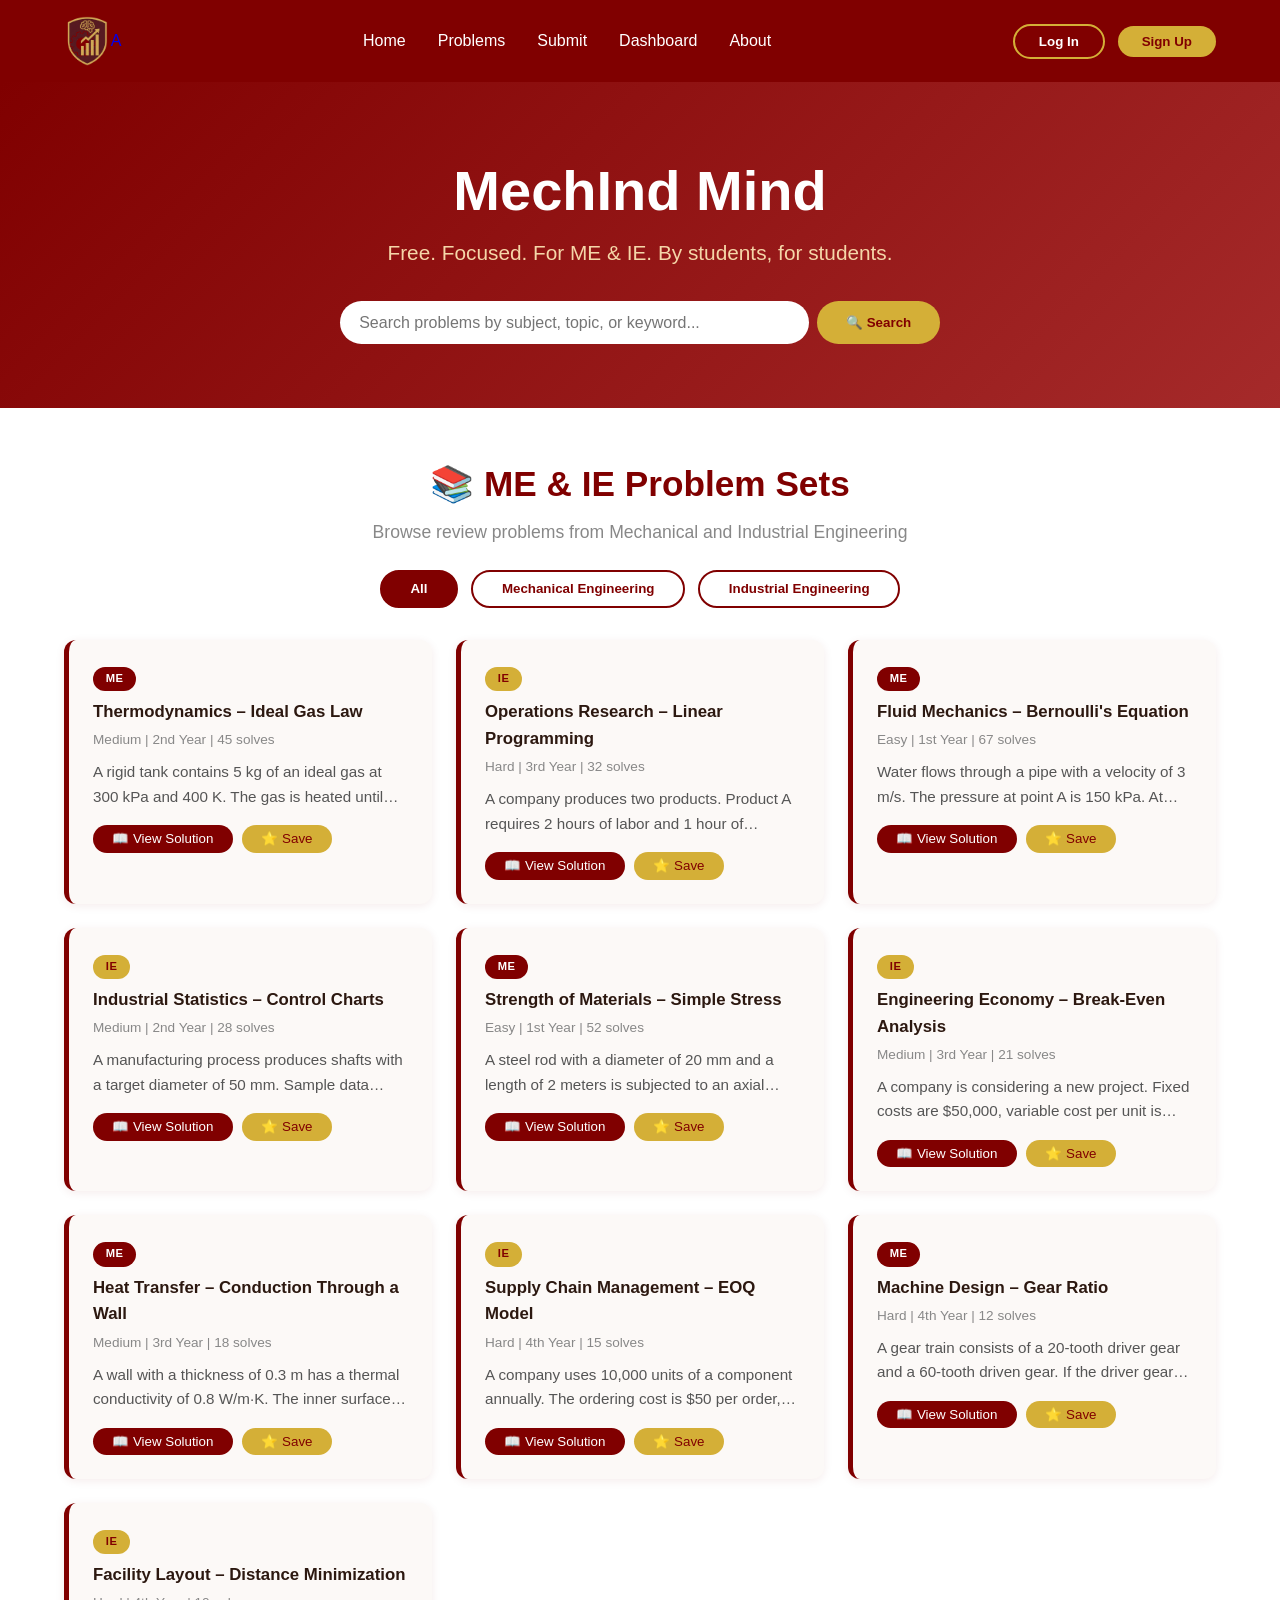
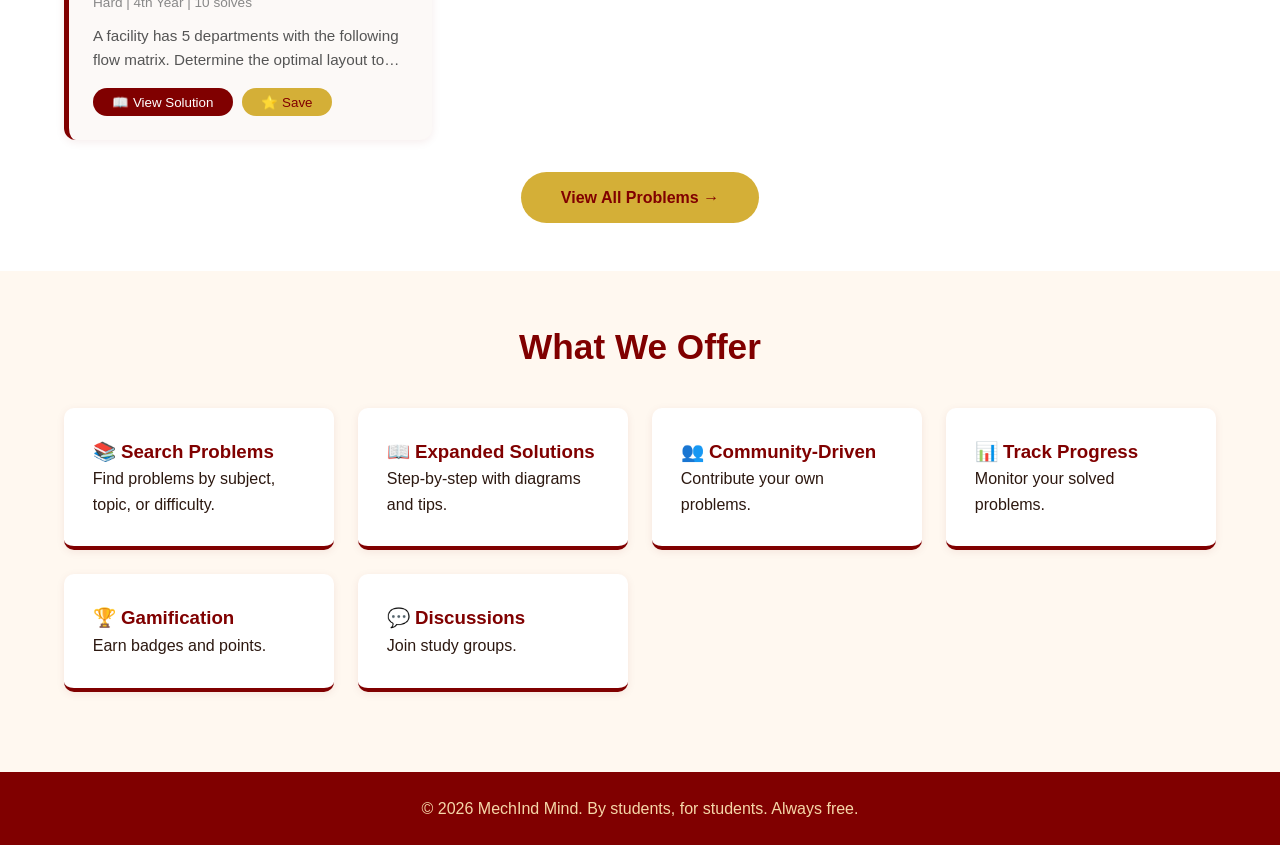
<file: index.html>
<!DOCTYPE html>
<html lang="en">
<head>
    <meta charset="UTF-8">
    <meta name="viewport" content="width=device-width, initial-scale=1.0">
    <title>MechInd Mind</title>
    <link rel="stylesheet" href="style.css">
</head>
<body>

    <!-- Navigation -->
    <nav>
        <!-- YOUR LOGO GOES HERE -->
        <a href="index.html" class="logo-link">
            <!-- 👇 CHANGE 'your-logo.png' TO YOUR ACTUAL FILE NAME 👇 -->
            <img src="assets/logo.png" alt="MechMind Logo" class="nav-logo">A
        </a>
        
        <ul>
            <li><a href="index.html">Home</a></li>
            <li><a href="problems.html">Problems</a></li>
            <li><a href="submit.html">Submit</a></li>
            <li><a href="dashboard.html">Dashboard</a></li>
            <li><a href="about.html">About</a></li>
        </ul>
        <div class="auth-buttons">
            <button class="btn-secondary" id="loginBtn">Log In</button>
            <button class="btn-primary" id="signupBtn">Sign Up</button>
        </div>
    </nav>

    <!-- Hero Section -->
    <header class="hero">
        <h1>MechInd Mind</h1>
        <p class="tagline">Free. Focused. For ME & IE. By students, for students.</p>
        <div class="search-bar">
            <input type="text" placeholder="Search problems by subject, topic, or keyword..." id="searchInput">
            <button onclick="searchProblems()">🔍 Search</button>
        </div>
    </header>

    <!-- ============================================ -->
    <!-- PROBLEM SETS SECTION (NEW)                   -->
    <!-- ============================================ -->
    <section class="home-problems">
        <h2>📚 ME & IE Problem Sets</h2>
        <p class="section-subtitle">Browse review problems from Mechanical and Industrial Engineering</p>

        <div class="problem-tabs">
            <button class="tab-btn active" onclick="filterHomeProblems('all', event)">All</button>
            <button class="tab-btn" onclick="filterHomeProblems('me', event)">Mechanical Engineering</button>
            <button class="tab-btn" onclick="filterHomeProblems('ie', event)">Industrial Engineering</button>
        </div>

        <div class="home-problem-grid" id="homeProblemGrid">

            <!-- ME Problem 1 -->
            <div class="home-problem-card" data-subject="me">
                <span class="subject-tag me">ME</span>
                <h3>Thermodynamics – Ideal Gas Law</h3>
                <p class="problem-meta">Medium | 2nd Year | 45 solves</p>
                <p class="problem-preview">A rigid tank contains 5 kg of an ideal gas at 300 kPa and 400 K. The gas is heated until the temperature reaches 600 K. Determine the final pressure.</p>
                <div class="home-problem-actions">
                    <button onclick="viewProblem(1)">📖 View Solution</button>
                    <button onclick="saveProblem(1)">⭐ Save</button>
                </div>
            </div>

            <!-- IE Problem 1 -->
            <div class="home-problem-card" data-subject="ie">
                <span class="subject-tag ie">IE</span>
                <h3>Operations Research – Linear Programming</h3>
                <p class="problem-meta">Hard | 3rd Year | 32 solves</p>
                <p class="problem-preview">A company produces two products. Product A requires 2 hours of labor and 1 hour of machine time. Product B requires 1 hour of labor and 3 hours of machine time. The company has 100 labor hours and 80 machine hours available daily. Profit per unit of A is $40 and B is $30. How many units of each should be produced to maximize profit?</p>
                <div class="home-problem-actions">
                    <button onclick="viewProblem(2)">📖 View Solution</button>
                    <button onclick="saveProblem(2)">⭐ Save</button>
                </div>
            </div>

            <!-- ME Problem 2 -->
            <div class="home-problem-card" data-subject="me">
                <span class="subject-tag me">ME</span>
                <h3>Fluid Mechanics – Bernoulli's Equation</h3>
                <p class="problem-meta">Easy | 1st Year | 67 solves</p>
                <p class="problem-preview">Water flows through a pipe with a velocity of 3 m/s. The pressure at point A is 150 kPa. At point B, the pipe narrows to half the diameter. Determine the velocity and pressure at point B. Assume no losses.</p>
                <div class="home-problem-actions">
                    <button onclick="viewProblem(3)">📖 View Solution</button>
                    <button onclick="saveProblem(3)">⭐ Save</button>
                </div>
            </div>

            <!-- IE Problem 2 -->
            <div class="home-problem-card" data-subject="ie">
                <span class="subject-tag ie">IE</span>
                <h3>Industrial Statistics – Control Charts</h3>
                <p class="problem-meta">Medium | 2nd Year | 28 solves</p>
                <p class="problem-preview">A manufacturing process produces shafts with a target diameter of 50 mm. Sample data shows a mean of 50.2 mm and a standard deviation of 0.5 mm. Construct an X-bar control chart with 3-sigma limits. Determine if the process is in control.</p>
                <div class="home-problem-actions">
                    <button onclick="viewProblem(4)">📖 View Solution</button>
                    <button onclick="saveProblem(4)">⭐ Save</button>
                </div>
            </div>

            <!-- ME Problem 3 -->
            <div class="home-problem-card" data-subject="me">
                <span class="subject-tag me">ME</span>
                <h3>Strength of Materials – Simple Stress</h3>
                <p class="problem-meta">Easy | 1st Year | 52 solves</p>
                <p class="problem-preview">A steel rod with a diameter of 20 mm and a length of 2 meters is subjected to an axial tensile load of 50 kN. Determine the stress in the rod.</p>
                <div class="home-problem-actions">
                    <button onclick="viewProblem(5)">📖 View Solution</button>
                    <button onclick="saveProblem(5)">⭐ Save</button>
                </div>
            </div>

            <!-- IE Problem 3 -->
            <div class="home-problem-card" data-subject="ie">
                <span class="subject-tag ie">IE</span>
                <h3>Engineering Economy – Break-Even Analysis</h3>
                <p class="problem-meta">Medium | 3rd Year | 21 solves</p>
                <p class="problem-preview">A company is considering a new project. Fixed costs are $50,000, variable cost per unit is $10, and selling price per unit is $25. How many units must be sold to break even?</p>
                <div class="home-problem-actions">
                    <button onclick="viewProblem(6)">📖 View Solution</button>
                    <button onclick="saveProblem(6)">⭐ Save</button>
                </div>
            </div>

            <!-- ME Problem 4 (NEW) -->
            <div class="home-problem-card" data-subject="me">
                <span class="subject-tag me">ME</span>
                <h3>Heat Transfer – Conduction Through a Wall</h3>
                <p class="problem-meta">Medium | 3rd Year | 18 solves</p>
                <p class="problem-preview">A wall with a thickness of 0.3 m has a thermal conductivity of 0.8 W/m·K. The inner surface is at 25°C and the outer surface is at 5°C. Determine the heat flux through the wall.</p>
                <div class="home-problem-actions">
                    <button onclick="viewProblem(7)">📖 View Solution</button>
                    <button onclick="saveProblem(7)">⭐ Save</button>
                </div>
            </div>

            <!-- IE Problem 4 (NEW) -->
            <div class="home-problem-card" data-subject="ie">
                <span class="subject-tag ie">IE</span>
                <h3>Supply Chain Management – EOQ Model</h3>
                <p class="problem-meta">Hard | 4th Year | 15 solves</p>
                <p class="problem-preview">A company uses 10,000 units of a component annually. The ordering cost is $50 per order, and the holding cost is $2 per unit per year. Determine the Economic Order Quantity (EOQ) and the total inventory cost.</p>
                <div class="home-problem-actions">
                    <button onclick="viewProblem(8)">📖 View Solution</button>
                    <button onclick="saveProblem(8)">⭐ Save</button>
                </div>
            </div>

            <!-- ME Problem 5 (NEW) -->
            <div class="home-problem-card" data-subject="me">
                <span class="subject-tag me">ME</span>
                <h3>Machine Design – Gear Ratio</h3>
                <p class="problem-meta">Hard | 4th Year | 12 solves</p>
                <p class="problem-preview">A gear train consists of a 20-tooth driver gear and a 60-tooth driven gear. If the driver gear rotates at 300 RPM, determine the output speed and gear ratio.</p>
                <div class="home-problem-actions">
                    <button onclick="viewProblem(9)">📖 View Solution</button>
                    <button onclick="saveProblem(9)">⭐ Save</button>
                </div>
            </div>

            <!-- IE Problem 5 (NEW) -->
            <div class="home-problem-card" data-subject="ie">
                <span class="subject-tag ie">IE</span>
                <h3>Facility Layout – Distance Minimization</h3>
                <p class="problem-meta">Hard | 4th Year | 10 solves</p>
                <p class="problem-preview">A facility has 5 departments with the following flow matrix. Determine the optimal layout to minimize total distance traveled.</p>
                <div class="home-problem-actions">
                    <button onclick="viewProblem(10)">📖 View Solution</button>
                    <button onclick="saveProblem(10)">⭐ Save</button>
                </div>
            </div>

        </div>

        <div class="view-all-link">
            <a href="problems.html" class="btn-primary">View All Problems →</a>
        </div>
    </section>

    <!-- Features -->
    <section class="features">
        <h2>What We Offer</h2>
        <div class="feature-grid">
            <div class="feature-card"><h3>📚 Search Problems</h3><p>Find problems by subject, topic, or difficulty.</p></div>
            <div class="feature-card"><h3>📖 Expanded Solutions</h3><p>Step-by-step with diagrams and tips.</p></div>
            <div class="feature-card"><h3>👥 Community-Driven</h3><p>Contribute your own problems.</p></div>
            <div class="feature-card"><h3>📊 Track Progress</h3><p>Monitor your solved problems.</p></div>
            <div class="feature-card"><h3>🏆 Gamification</h3><p>Earn badges and points.</p></div>
            <div class="feature-card"><h3>💬 Discussions</h3><p>Join study groups.</p></div>
        </div>
    </section>

    <footer>
        <p>&copy; 2026 MechInd Mind. By students, for students. Always free.</p>
    </footer>

    <!-- ===== LOGIN MODAL ===== -->
    <div id="loginModal" class="modal">
        <div class="modal-content">
            <span class="close-btn" id="closeLogin">&times;</span>
            <h2>Welcome Back</h2>
            <p class="modal-subtitle">Log in to your MechInd Mind account</p>
            <form id="loginForm" onsubmit="loginUser(event)">
                <div class="input-group">
                    <label>Email Address</label>
                    <input type="email" placeholder="your@email.com" required>
                </div>
                <div class="input-group">
                    <label>Password</label>
                    <input type="password" placeholder="Enter your password" required>
                </div>
                <div class="form-options">
                    <label><input type="checkbox"> Remember me</label>
                    <a href="#">Forgot password?</a>
                </div>
                <button type="submit" class="btn-primary full-width">Log In</button>
            </form>
            <p class="modal-footer-text">Don't have an account? <a href="#" id="switchToSignup">Sign Up</a></p>
        </div>
    </div>

    <!-- ===== SIGNUP MODAL ===== -->
    <div id="signupModal" class="modal">
        <div class="modal-content">
            <span class="close-btn" id="closeSignup">&times;</span>
            <h2>Create Your Account</h2>
            <p class="modal-subtitle">Join the ME & IE learning community</p>
            <form id="signupForm" onsubmit="signupUser(event)">
                <div class="input-group">
                    <label>Full Name</label>
                    <input type="text" placeholder="Juan Dela Cruz" required>
                </div>
                <div class="input-group">
                    <label>Email Address</label>
                    <input type="email" placeholder="your@email.com" required>
                </div>
                <div class="input-group">
                    <label>Password</label>
                    <input type="password" placeholder="Create a strong password" required>
                </div>
                <div class="input-group">
                    <label>Confirm Password</label>
                    <input type="password" placeholder="Confirm your password" required>
                </div>
                <div class="form-options">
                    <label><input type="checkbox" required> I agree to the Terms & Conditions</label>
                </div>
                <button type="submit" class="btn-primary full-width">Create Account</button>
            </form>
            <p class="modal-footer-text">Already have an account? <a href="#" id="switchToLogin">Log In</a></p>
        </div>
    </div>

    <script src="script.js"></script>
</body>
</html>
</file>
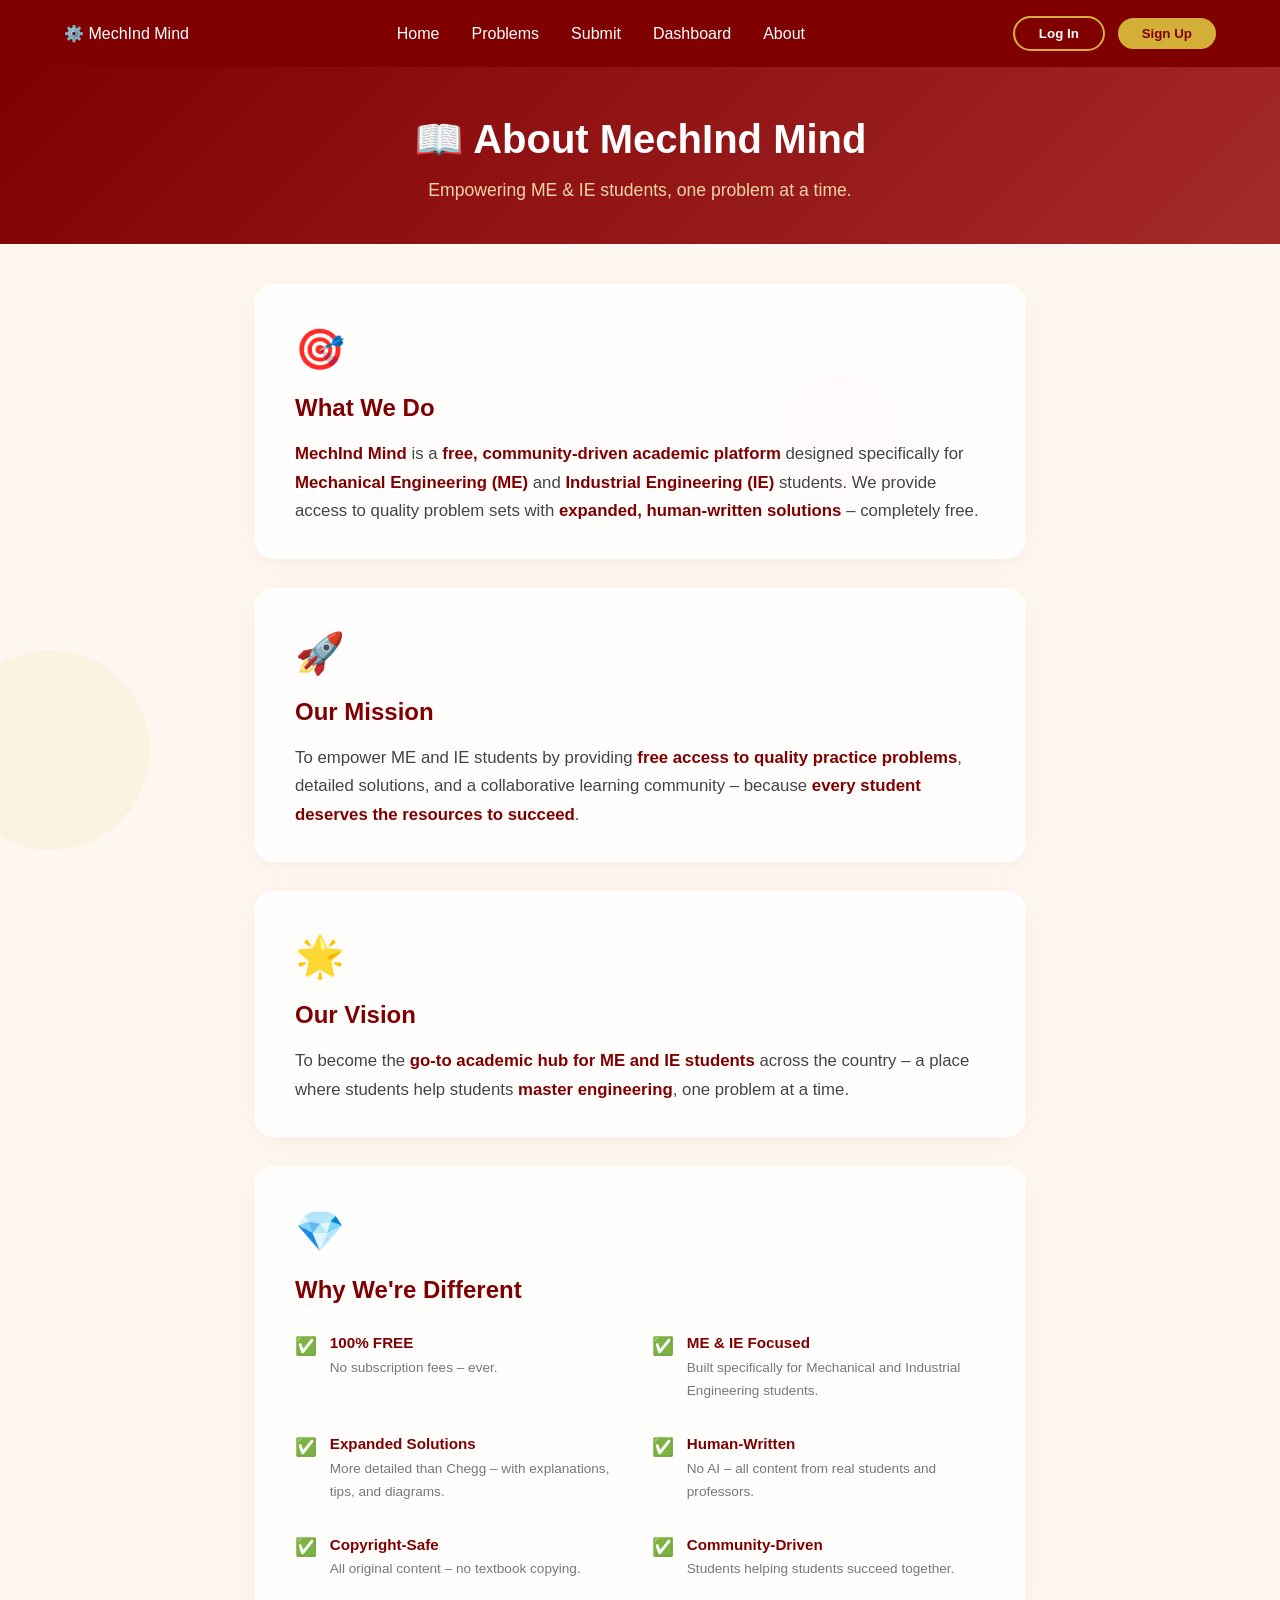
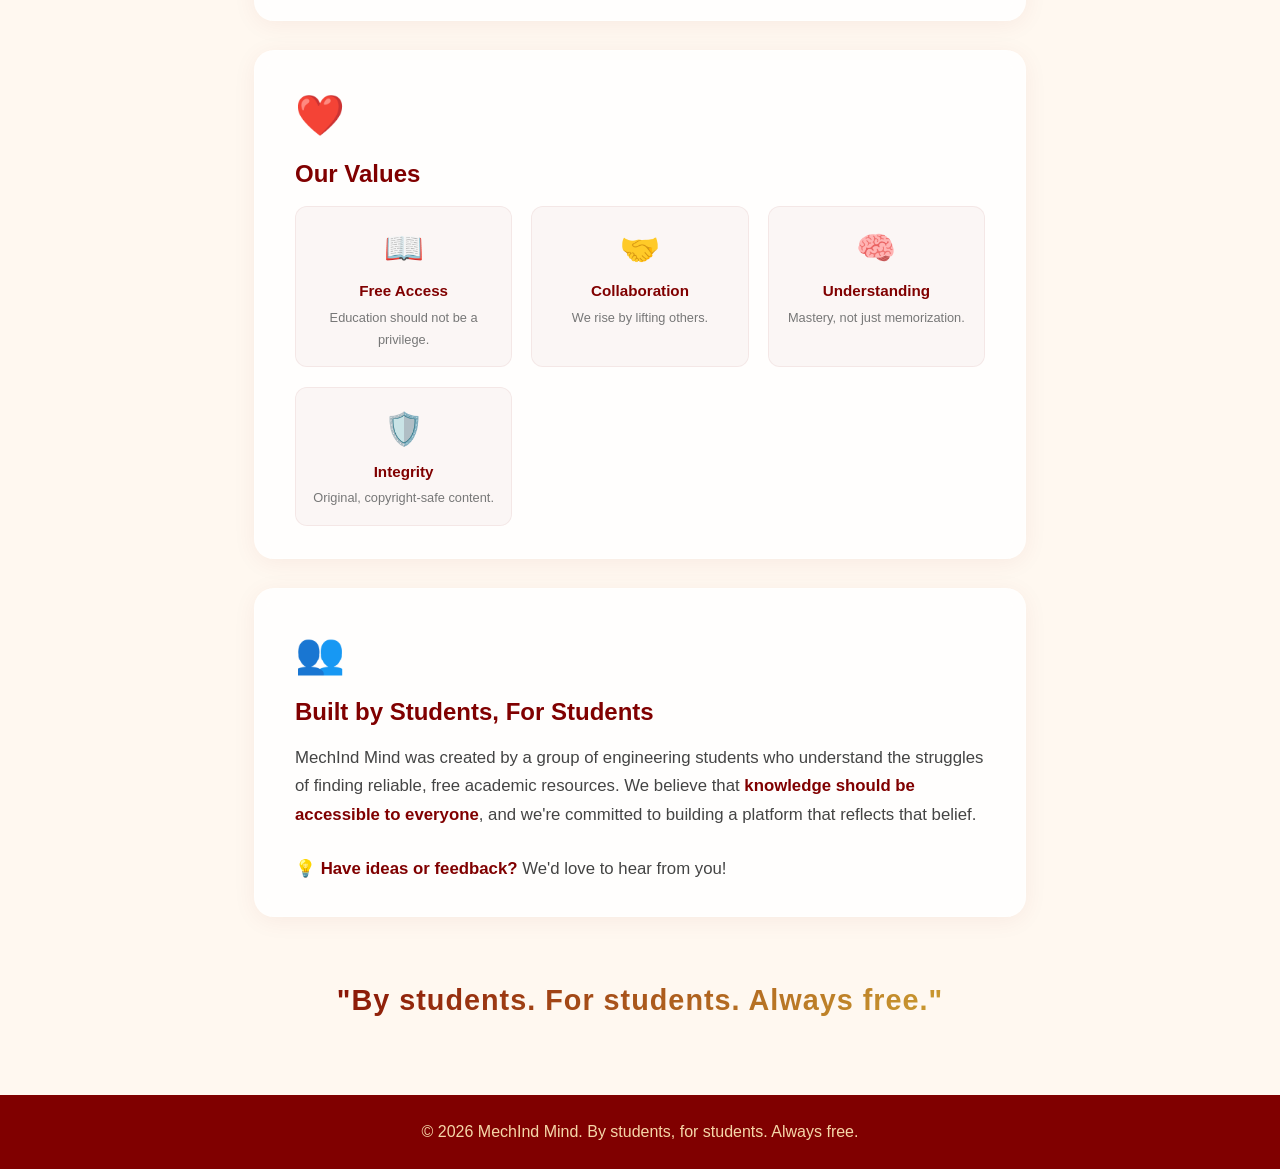
<file: about.html>
<!DOCTYPE html>
<html lang="en">
<head>
    <meta charset="UTF-8">
    <meta name="viewport" content="width=device-width, initial-scale=1.0">
    <title>About - MechInd Mind</title>
    <link rel="stylesheet" href="style.css">
</head>
<body>

    <!-- Background Shapes -->
    <div class="bg-shapes">
        <div class="shape shape-1"></div>
        <div class="shape shape-2"></div>
        <div class="shape shape-3"></div>
    </div>

    <!-- Navigation -->
    <nav>
        <div class="logo">⚙️ MechInd Mind</div>
        <ul>
            <li><a href="index.html">Home</a></li>
            <li><a href="problems.html">Problems</a></li>
            <li><a href="submit.html">Submit</a></li>
            <li><a href="dashboard.html">Dashboard</a></li>
            <li><a href="about.html" class="active">About</a></li>
        </ul>
        <div class="auth-buttons">
            <button class="btn-secondary" id="loginBtn">Log In</button>
            <button class="btn-primary" id="signupBtn">Sign Up</button>
        </div>
    </nav>

    <!-- Page Header -->
    <section class="page-header">
        <h1>📖 About MechInd Mind</h1>
        <p>Empowering ME & IE students, one problem at a time.</p>
    </section>

    <!-- ============================================ -->
    <!-- ABOUT CONTENT (Aesthetic)                    -->
    <!-- ============================================ -->
    <section class="about-wrapper">

        <!-- What We Do -->
        <div class="about-card glass">
            <div class="about-icon">🎯</div>
            <h2>What We Do</h2>
            <p><strong>MechInd Mind</strong> is a <strong>free, community-driven academic platform</strong> designed specifically for <strong>Mechanical Engineering (ME)</strong> and <strong>Industrial Engineering (IE)</strong> students. We provide access to quality problem sets with <strong>expanded, human-written solutions</strong> – completely free.</p>
        </div>

        <!-- Mission -->
        <div class="about-card glass">
            <div class="about-icon">🚀</div>
            <h2>Our Mission</h2>
            <p>To empower ME and IE students by providing <strong>free access to quality practice problems</strong>, detailed solutions, and a collaborative learning community – because <strong>every student deserves the resources to succeed</strong>.</p>
        </div>

        <!-- Vision -->
        <div class="about-card glass">
            <div class="about-icon">🌟</div>
            <h2>Our Vision</h2>
            <p>To become the <strong>go-to academic hub for ME and IE students</strong> across the country – a place where students help students <strong>master engineering</strong>, one problem at a time.</p>
        </div>

        <!-- Why We're Different -->
        <div class="about-card glass">
            <div class="about-icon">💎</div>
            <h2>Why We're Different</h2>
            <div class="feature-list">
                <div class="feature-item">
                    <span class="feature-check">✅</span>
                    <div>
                        <strong>100% FREE</strong>
                        <p>No subscription fees – ever.</p>
                    </div>
                </div>
                <div class="feature-item">
                    <span class="feature-check">✅</span>
                    <div>
                        <strong>ME & IE Focused</strong>
                        <p>Built specifically for Mechanical and Industrial Engineering students.</p>
                    </div>
                </div>
                <div class="feature-item">
                    <span class="feature-check">✅</span>
                    <div>
                        <strong>Expanded Solutions</strong>
                        <p>More detailed than Chegg – with explanations, tips, and diagrams.</p>
                    </div>
                </div>
                <div class="feature-item">
                    <span class="feature-check">✅</span>
                    <div>
                        <strong>Human-Written</strong>
                        <p>No AI – all content from real students and professors.</p>
                    </div>
                </div>
                <div class="feature-item">
                    <span class="feature-check">✅</span>
                    <div>
                        <strong>Copyright-Safe</strong>
                        <p>All original content – no textbook copying.</p>
                    </div>
                </div>
                <div class="feature-item">
                    <span class="feature-check">✅</span>
                    <div>
                        <strong>Community-Driven</strong>
                        <p>Students helping students succeed together.</p>
                    </div>
                </div>
            </div>
        </div>

        <!-- Our Values -->
        <div class="about-card glass">
            <div class="about-icon">❤️</div>
            <h2>Our Values</h2>
            <div class="values-grid">
                <div class="value-item">
                    <span class="value-icon">📖</span>
                    <h4>Free Access</h4>
                    <p>Education should not be a privilege.</p>
                </div>
                <div class="value-item">
                    <span class="value-icon">🤝</span>
                    <h4>Collaboration</h4>
                    <p>We rise by lifting others.</p>
                </div>
                <div class="value-item">
                    <span class="value-icon">🧠</span>
                    <h4>Understanding</h4>
                    <p>Mastery, not just memorization.</p>
                </div>
                <div class="value-item">
                    <span class="value-icon">🛡️</span>
                    <h4>Integrity</h4>
                    <p>Original, copyright-safe content.</p>
                </div>
            </div>
        </div>

        <!-- Team -->
        <div class="about-card glass">
            <div class="about-icon">👥</div>
            <h2>Built by Students, For Students</h2>
            <p>MechInd Mind was created by a group of engineering students who understand the struggles of finding reliable, free academic resources. We believe that <strong>knowledge should be accessible to everyone</strong>, and we're committed to building a platform that reflects that belief.</p>
            <br>
            <p><strong>💡 Have ideas or feedback?</strong> We'd love to hear from you!</p>
        </div>

        <!-- Tagline -->
        <div class="about-tagline">
            <p>"By students. For students. Always free."</p>
        </div>

    </section>

    <!-- Footer -->
    <footer>
        <p>&copy; 2026 MechInd Mind. By students, for students. Always free.</p>
    </footer>

    <!-- Login Modal -->
    <div id="loginModal" class="modal">
        <div class="modal-content">
            <span class="close-btn" id="closeLogin">&times;</span>
            <h2>Welcome Back</h2>
            <p class="modal-subtitle">Log in to your MechInd Mind account</p>
            <form id="loginForm" onsubmit="loginUser(event)">
                <div class="input-group">
                    <label>Email Address</label>
                    <input type="email" placeholder="your@email.com" required>
                </div>
                <div class="input-group">
                    <label>Password</label>
                    <input type="password" placeholder="Enter your password" required>
                </div>
                <div class="form-options">
                    <label><input type="checkbox"> Remember me</label>
                    <a href="#">Forgot password?</a>
                </div>
                <button type="submit" class="btn-primary full-width">Log In</button>
            </form>
            <p class="modal-footer-text">Don't have an account? <a href="#" id="switchToSignup">Sign Up</a></p>
        </div>
    </div>

    <!-- Signup Modal -->
    <div id="signupModal" class="modal">
        <div class="modal-content">
            <span class="close-btn" id="closeSignup">&times;</span>
            <h2>Create Your Account</h2>
            <p class="modal-subtitle">Join the ME & IE learning community</p>
            <form id="signupForm" onsubmit="signupUser(event)">
                <div class="input-group">
                    <label>Full Name</label>
                    <input type="text" placeholder="Juan Dela Cruz" required>
                </div>
                <div class="input-group">
                    <label>Email Address</label>
                    <input type="email" placeholder="your@email.com" required>
                </div>
                <div class="input-group">
                    <label>Password</label>
                    <input type="password" placeholder="Create a strong password" required>
                </div>
                <div class="input-group">
                    <label>Confirm Password</label>
                    <input type="password" placeholder="Confirm your password" required>
                </div>
                <div class="form-options">
                    <label><input type="checkbox" required> I agree to the Terms & Conditions</label>
                </div>
                <button type="submit" class="btn-primary full-width">Create Account</button>
            </form>
            <p class="modal-footer-text">Already have an account? <a href="#" id="switchToLogin">Log In</a></p>
        </div>
    </div>

    <script src="script.js"></script>
</body>
</html>
</file>
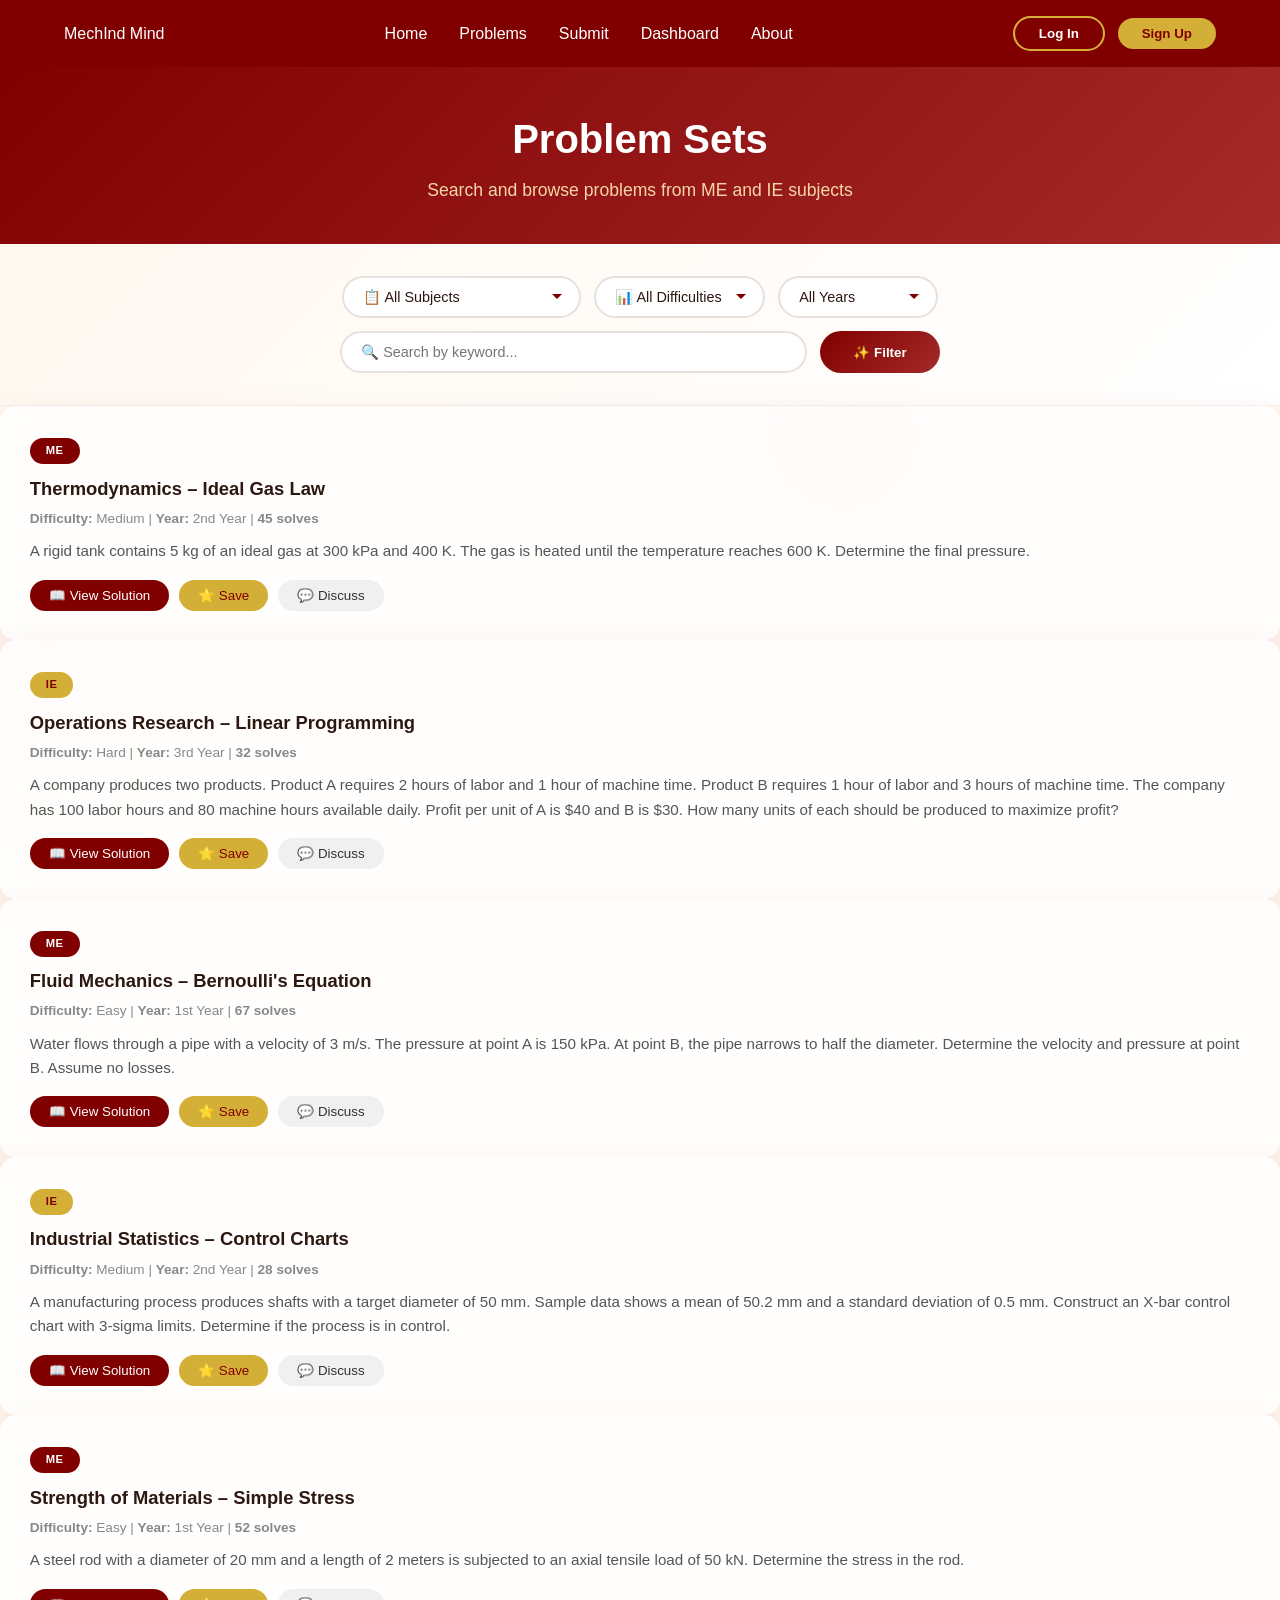
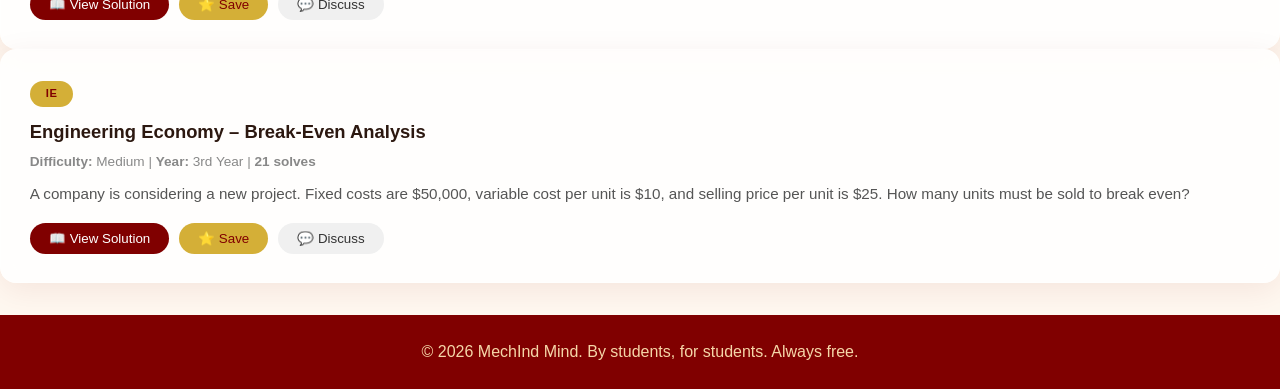
<file: problems.html>
<!DOCTYPE html>
<html lang="en">
<head>
    <meta charset="UTF-8">
    <meta name="viewport" content="width=device-width, initial-scale=1.0">
    <title>Problems - MechInd Mind</title>
    <link rel="stylesheet" href="style.css">
</head>
<body>

    <!-- Background Shapes -->
    <div class="bg-shapes">
        <div class="shape shape-1"></div>
        <div class="shape shape-2"></div>
        <div class="shape shape-3"></div>
    </div>

    <!-- Navigation -->
    <nav>
        <div class="logo"> MechInd Mind</div>
        <ul>
            <li><a href="index.html">Home</a></li>
            <li><a href="problems.html" class="active">Problems</a></li>
            <li><a href="submit.html">Submit</a></li>
            <li><a href="dashboard.html">Dashboard</a></li>
            <li><a href="about.html">About</a></li>
        </ul>
        <div class="auth-buttons">
            <button class="btn-secondary" id="loginBtn">Log In</button>
            <button class="btn-primary" id="signupBtn">Sign Up</button>
        </div>
    </nav>

    <!-- Page Header -->
    <section class="page-header">
        <h1> Problem Sets</h1>
        <p>Search and browse problems from ME and IE subjects</p>
    </section>

    <!-- ============================================ -->
    <!-- FILTERS (Centered + Aesthetic)               -->
    <!-- ============================================ -->
    <section class="filters-wrapper">
        <div class="filters-container">
            <div class="filter-row">
                <select id="subjectFilter">
                    <option value="all">📋 All Subjects</option>
                    <option value="me">⚙️ Mechanical Engineering</option>
                    <option value="ie">📊 Industrial Engineering</option>
                </select>
                <select id="difficultyFilter">
                    <option value="all">📊 All Difficulties</option>
                    <option value="easy"> Easy</option>
                    <option value="medium"> Medium</option>
                    <option value="hard"> Hard</option>
                    <option value="expert"> Expert</option>
                </select>
                <select id="yearFilter">
                    <option value="all"> All Years</option>
                    <option value="1">1st Year</option>
                    <option value="2">2nd Year</option>
                    <option value="3">3rd Year</option>
                    <option value="4">4th Year</option>
                    <option value="board"> Board Exam</option>
                </select>
            </div>
            <div class="filter-row search-row">
                <input type="text" id="problemSearch" placeholder="🔍 Search by keyword...">
                <button onclick="filterProblems()">✨ Filter</button>
            </div>
        </div>
    </section>

    <!-- Problem List -->
    <section class="problem-list">

        <!-- ME Problem 1 -->
        <div class="problem-card" data-subject="me" data-difficulty="medium" data-year="2">
            <span class="subject-tag me">ME</span>
            <h3>Thermodynamics – Ideal Gas Law</h3>
            <p class="problem-meta"><strong>Difficulty:</strong> Medium | <strong>Year:</strong> 2nd Year | <strong>45 solves</strong></p>
            <p class="problem-preview">A rigid tank contains 5 kg of an ideal gas at 300 kPa and 400 K. The gas is heated until the temperature reaches 600 K. Determine the final pressure.</p>
            <div class="problem-actions">
                <button onclick="openSolution(1)">📖 View Solution</button>
                <button onclick="saveProblem(1)">⭐ Save</button>
                <button onclick="discussProblem(1)">💬 Discuss</button>
            </div>
        </div>

        <!-- IE Problem 1 -->
        <div class="problem-card" data-subject="ie" data-difficulty="hard" data-year="3">
            <span class="subject-tag ie">IE</span>
            <h3>Operations Research – Linear Programming</h3>
            <p class="problem-meta"><strong>Difficulty:</strong> Hard | <strong>Year:</strong> 3rd Year | <strong>32 solves</strong></p>
            <p class="problem-preview">A company produces two products. Product A requires 2 hours of labor and 1 hour of machine time. Product B requires 1 hour of labor and 3 hours of machine time. The company has 100 labor hours and 80 machine hours available daily. Profit per unit of A is $40 and B is $30. How many units of each should be produced to maximize profit?</p>
            <div class="problem-actions">
                <button onclick="openSolution(2)">📖 View Solution</button>
                <button onclick="saveProblem(2)">⭐ Save</button>
                <button onclick="discussProblem(2)">💬 Discuss</button>
            </div>
        </div>

        <!-- ME Problem 2 -->
        <div class="problem-card" data-subject="me" data-difficulty="easy" data-year="1">
            <span class="subject-tag me">ME</span>
            <h3>Fluid Mechanics – Bernoulli's Equation</h3>
            <p class="problem-meta"><strong>Difficulty:</strong> Easy | <strong>Year:</strong> 1st Year | <strong>67 solves</strong></p>
            <p class="problem-preview">Water flows through a pipe with a velocity of 3 m/s. The pressure at point A is 150 kPa. At point B, the pipe narrows to half the diameter. Determine the velocity and pressure at point B. Assume no losses.</p>
            <div class="problem-actions">
                <button onclick="openSolution(3)">📖 View Solution</button>
                <button onclick="saveProblem(3)">⭐ Save</button>
                <button onclick="discussProblem(3)">💬 Discuss</button>
            </div>
        </div>

        <!-- IE Problem 2 -->
        <div class="problem-card" data-subject="ie" data-difficulty="medium" data-year="2">
            <span class="subject-tag ie">IE</span>
            <h3>Industrial Statistics – Control Charts</h3>
            <p class="problem-meta"><strong>Difficulty:</strong> Medium | <strong>Year:</strong> 2nd Year | <strong>28 solves</strong></p>
            <p class="problem-preview">A manufacturing process produces shafts with a target diameter of 50 mm. Sample data shows a mean of 50.2 mm and a standard deviation of 0.5 mm. Construct an X-bar control chart with 3-sigma limits. Determine if the process is in control.</p>
            <div class="problem-actions">
                <button onclick="openSolution(4)">📖 View Solution</button>
                <button onclick="saveProblem(4)">⭐ Save</button>
                <button onclick="discussProblem(4)">💬 Discuss</button>
            </div>
        </div>

        <!-- ME Problem 3 -->
        <div class="problem-card" data-subject="me" data-difficulty="easy" data-year="1">
            <span class="subject-tag me">ME</span>
            <h3>Strength of Materials – Simple Stress</h3>
            <p class="problem-meta"><strong>Difficulty:</strong> Easy | <strong>Year:</strong> 1st Year | <strong>52 solves</strong></p>
            <p class="problem-preview">A steel rod with a diameter of 20 mm and a length of 2 meters is subjected to an axial tensile load of 50 kN. Determine the stress in the rod.</p>
            <div class="problem-actions">
                <button onclick="openSolution(5)">📖 View Solution</button>
                <button onclick="saveProblem(5)">⭐ Save</button>
                <button onclick="discussProblem(5)">💬 Discuss</button>
            </div>
        </div>

        <!-- IE Problem 3 -->
        <div class="problem-card" data-subject="ie" data-difficulty="medium" data-year="3">
            <span class="subject-tag ie">IE</span>
            <h3>Engineering Economy – Break-Even Analysis</h3>
            <p class="problem-meta"><strong>Difficulty:</strong> Medium | <strong>Year:</strong> 3rd Year | <strong>21 solves</strong></p>
            <p class="problem-preview">A company is considering a new project. Fixed costs are $50,000, variable cost per unit is $10, and selling price per unit is $25. How many units must be sold to break even?</p>
            <div class="problem-actions">
                <button onclick="openSolution(6)">📖 View Solution</button>
                <button onclick="saveProblem(6)">⭐ Save</button>
                <button onclick="discussProblem(6)">💬 Discuss</button>
            </div>
        </div>

    </section>

    <!-- ============================================ -->
    <!-- SOLUTION MODAL (Aesthetic Pop-up)            -->
    <!-- ============================================ -->
    <div id="solutionModal" class="solution-modal">
        <div class="solution-modal-content">
            <span class="solution-close-btn" onclick="closeSolution()">&times;</span>
            <div id="solutionContent">
                <h2 id="solutionTitle">Problem Title</h2>
                <div class="solution-body">
                    <p><strong>Given:</strong></p>
                    <ul id="solutionGiven">
                        <li>Given data goes here</li>
                    </ul>
                    <p><strong>Required:</strong></p>
                    <ul id="solutionRequired">
                        <li>Required data goes here</li>
                    </ul>
                    <p><strong>Step-by-Step Solution:</strong></p>
                    <ol id="solutionSteps">
                        <li>Step 1: Explanation goes here</li>
                        <li>Step 2: Explanation goes here</li>
                        <li>Step 3: Explanation goes here</li>
                    </ol>
                    <div class="solution-final-answer" id="solutionFinalAnswer">
                        <strong>Final Answer:</strong> Answer goes here
                    </div>
                    <div class="solution-tips" id="solutionTips">
                        <strong>💡 Tips & Common Mistakes:</strong>
                        <ul>
                            <li>Tip 1</li>
                            <li>Tip 2</li>
                        </ul>
                    </div>
                    <div class="solution-realworld" id="solutionRealWorld">
                        <strong>🌍 Real-World Application:</strong>
                        <p>Real-world context goes here</p>
                    </div>
                </div>
            </div>
        </div>
    </div>

    <!-- Footer -->
    <footer>
        <p>&copy; 2026 MechInd Mind. By students, for students. Always free.</p>
    </footer>

    <!-- Login Modal -->
    <div id="loginModal" class="modal">
        <div class="modal-content">
            <span class="close-btn" id="closeLogin">&times;</span>
            <h2>Welcome Back</h2>
            <p class="modal-subtitle">Log in to your MechInd Mind account</p>
            <form id="loginForm" onsubmit="loginUser(event)">
                <div class="input-group">
                    <label>Email Address</label>
                    <input type="email" placeholder="your@email.com" required>
                </div>
                <div class="input-group">
                    <label>Password</label>
                    <input type="password" placeholder="Enter your password" required>
                </div>
                <div class="form-options">
                    <label><input type="checkbox"> Remember me</label>
                    <a href="#">Forgot password?</a>
                </div>
                <button type="submit" class="btn-primary full-width">Log In</button>
            </form>
            <p class="modal-footer-text">Don't have an account? <a href="#" id="switchToSignup">Sign Up</a></p>
        </div>
    </div>

    <!-- Signup Modal -->
    <div id="signupModal" class="modal">
        <div class="modal-content">
            <span class="close-btn" id="closeSignup">&times;</span>
            <h2>Create Your Account</h2>
            <p class="modal-subtitle">Join the ME & IE learning community</p>
            <form id="signupForm" onsubmit="signupUser(event)">
                <div class="input-group">
                    <label>Full Name</label>
                    <input type="text" placeholder="Juan Dela Cruz" required>
                </div>
                <div class="input-group">
                    <label>Email Address</label>
                    <input type="email" placeholder="your@email.com" required>
                </div>
                <div class="input-group">
                    <label>Password</label>
                    <input type="password" placeholder="Create a strong password" required>
                </div>
                <div class="input-group">
                    <label>Confirm Password</label>
                    <input type="password" placeholder="Confirm your password" required>
                </div>
                <div class="form-options">
                    <label><input type="checkbox" required> I agree to the Terms & Conditions</label>
                </div>
                <button type="submit" class="btn-primary full-width">Create Account</button>
            </form>
            <p class="modal-footer-text">Already have an account? <a href="#" id="switchToLogin">Log In</a></p>
        </div>
    </div>

    <script src="script.js"></script>
</body>
</html>
</file>
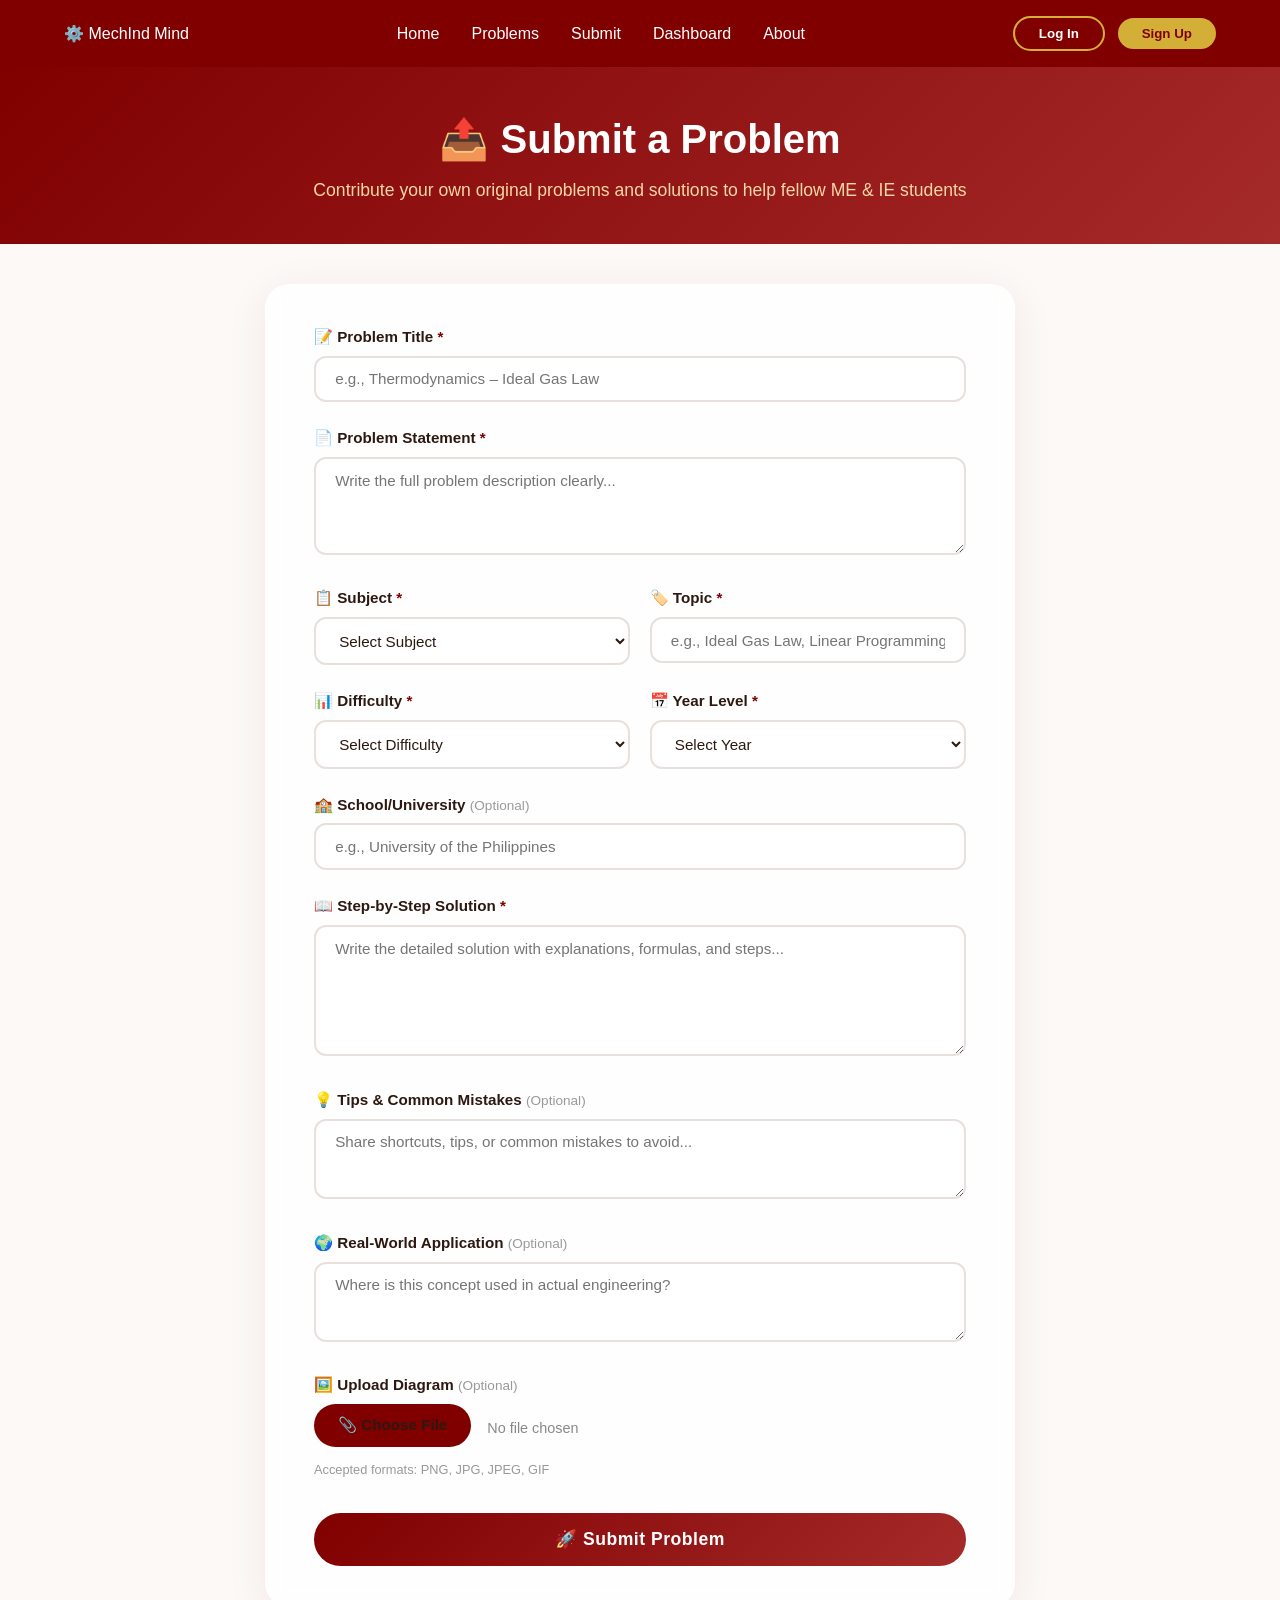
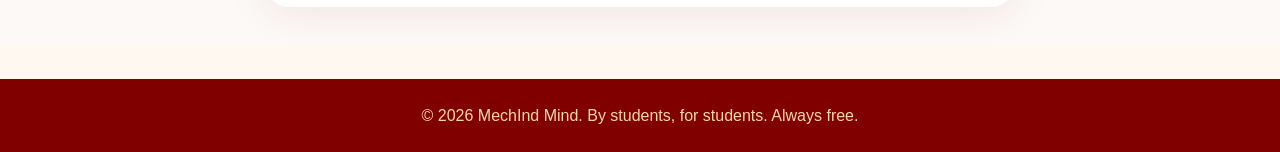
<file: submit.html>
<!DOCTYPE html>
<html lang="en">
<head>
    <meta charset="UTF-8">
    <meta name="viewport" content="width=device-width, initial-scale=1.0">
    <title>Submit - MechInd Mind</title>
    <link rel="stylesheet" href="style.css">
</head>
<body>

    <!-- Background Shapes -->
    <div class="bg-shapes">
        <div class="shape shape-1"></div>
        <div class="shape shape-2"></div>
        <div class="shape shape-3"></div>
    </div>

    <!-- Navigation -->
    <nav>
        <div class="logo">⚙️ MechInd Mind</div>
        <ul>
            <li><a href="index.html">Home</a></li>
            <li><a href="problems.html">Problems</a></li>
            <li><a href="submit.html" class="active">Submit</a></li>
            <li><a href="dashboard.html">Dashboard</a></li>
            <li><a href="about.html">About</a></li>
        </ul>
        <div class="auth-buttons">
            <button class="btn-secondary" id="loginBtn">Log In</button>
            <button class="btn-primary" id="signupBtn">Sign Up</button>
        </div>
    </nav>

    <!-- Page Header -->
    <section class="page-header">
        <h1>📤 Submit a Problem</h1>
        <p>Contribute your own original problems and solutions to help fellow ME & IE students</p>
    </section>

    <!-- ============================================ -->
    <!-- SUBMIT FORM (Aesthetic)                      -->
    <!-- ============================================ -->
    <section class="submit-wrapper">
        <div class="submit-container">
            <form id="problemForm" onsubmit="submitProblem(event)">

                <!-- Problem Title -->
                <div class="form-group">
                    <label for="problemTitle">📝 Problem Title <span class="required">*</span></label>
                    <input type="text" id="problemTitle" placeholder="e.g., Thermodynamics – Ideal Gas Law" required>
                </div>

                <!-- Problem Statement -->
                <div class="form-group">
                    <label for="problemStatement">📄 Problem Statement <span class="required">*</span></label>
                    <textarea id="problemStatement" rows="4" placeholder="Write the full problem description clearly..." required></textarea>
                </div>

                <!-- Subject & Topic Row -->
                <div class="form-row">
                    <div class="form-group half">
                        <label for="subject">📋 Subject <span class="required">*</span></label>
                        <select id="subject" required>
                            <option value="">Select Subject</option>
                            <option value="me">⚙️ Mechanical Engineering</option>
                            <option value="ie">📊 Industrial Engineering</option>
                        </select>
                    </div>
                    <div class="form-group half">
                        <label for="topic">🏷️ Topic <span class="required">*</span></label>
                        <input type="text" id="topic" placeholder="e.g., Ideal Gas Law, Linear Programming" required>
                    </div>
                </div>

                <!-- Difficulty & Year Row -->
                <div class="form-row">
                    <div class="form-group half">
                        <label for="difficulty">📊 Difficulty <span class="required">*</span></label>
                        <select id="difficulty" required>
                            <option value="">Select Difficulty</option>
                            <option value="easy">🟢 Easy</option>
                            <option value="medium">🟡 Medium</option>
                            <option value="hard">🔴 Hard</option>
                            <option value="expert">🔮 Expert</option>
                        </select>
                    </div>
                    <div class="form-group half">
                        <label for="year">📅 Year Level <span class="required">*</span></label>
                        <select id="year" required>
                            <option value="">Select Year</option>
                            <option value="1">1st Year</option>
                            <option value="2">2nd Year</option>
                            <option value="3">3rd Year</option>
                            <option value="4">4th Year</option>
                            <option value="board">🎯 Board Exam</option>
                        </select>
                    </div>
                </div>

                <!-- School (Optional) -->
                <div class="form-group">
                    <label for="school">🏫 School/University <span class="optional">(Optional)</span></label>
                    <input type="text" id="school" placeholder="e.g., University of the Philippines">
                </div>

                <!-- Step-by-Step Solution -->
                <div class="form-group">
                    <label for="solution">📖 Step-by-Step Solution <span class="required">*</span></label>
                    <textarea id="solution" rows="6" placeholder="Write the detailed solution with explanations, formulas, and steps..." required></textarea>
                </div>

                <!-- Tips & Common Mistakes -->
                <div class="form-group">
                    <label for="tips">💡 Tips & Common Mistakes <span class="optional">(Optional)</span></label>
                    <textarea id="tips" rows="3" placeholder="Share shortcuts, tips, or common mistakes to avoid..."></textarea>
                </div>

                <!-- Real-World Application -->
                <div class="form-group">
                    <label for="realworld">🌍 Real-World Application <span class="optional">(Optional)</span></label>
                    <textarea id="realworld" rows="2" placeholder="Where is this concept used in actual engineering?"></textarea>
                </div>

                <!-- Diagram Upload -->
                <div class="form-group">
                    <label for="diagram">🖼️ Upload Diagram <span class="optional">(Optional)</span></label>
                    <div class="file-upload-wrapper">
                        <input type="file" id="diagram" accept="image/*">
                        <label for="diagram" class="file-upload-label">📎 Choose File</label>
                        <span class="file-name">No file chosen</span>
                    </div>
                    <small class="file-hint">Accepted formats: PNG, JPG, JPEG, GIF</small>
                </div>

                <!-- Submit Button -->
                <button type="submit" class="submit-btn">🚀 Submit Problem</button>

            </form>
        </div>
    </section>

    <!-- Footer -->
    <footer>
        <p>&copy; 2026 MechInd Mind. By students, for students. Always free.</p>
    </footer>

    <!-- Login Modal -->
    <div id="loginModal" class="modal">
        <div class="modal-content">
            <span class="close-btn" id="closeLogin">&times;</span>
            <h2>Welcome Back</h2>
            <p class="modal-subtitle">Log in to your MechInd Mind account</p>
            <form id="loginForm" onsubmit="loginUser(event)">
                <div class="input-group">
                    <label>Email Address</label>
                    <input type="email" placeholder="your@email.com" required>
                </div>
                <div class="input-group">
                    <label>Password</label>
                    <input type="password" placeholder="Enter your password" required>
                </div>
                <div class="form-options">
                    <label><input type="checkbox"> Remember me</label>
                    <a href="#">Forgot password?</a>
                </div>
                <button type="submit" class="btn-primary full-width">Log In</button>
            </form>
            <p class="modal-footer-text">Don't have an account? <a href="#" id="switchToSignup">Sign Up</a></p>
        </div>
    </div>

    <!-- Signup Modal -->
    <div id="signupModal" class="modal">
        <div class="modal-content">
            <span class="close-btn" id="closeSignup">&times;</span>
            <h2>Create Your Account</h2>
            <p class="modal-subtitle">Join the ME & IE learning community</p>
            <form id="signupForm" onsubmit="signupUser(event)">
                <div class="input-group">
                    <label>Full Name</label>
                    <input type="text" placeholder="Juan Dela Cruz" required>
                </div>
                <div class="input-group">
                    <label>Email Address</label>
                    <input type="email" placeholder="your@email.com" required>
                </div>
                <div class="input-group">
                    <label>Password</label>
                    <input type="password" placeholder="Create a strong password" required>
                </div>
                <div class="input-group">
                    <label>Confirm Password</label>
                    <input type="password" placeholder="Confirm your password" required>
                </div>
                <div class="form-options">
                    <label><input type="checkbox" required> I agree to the Terms & Conditions</label>
                </div>
                <button type="submit" class="btn-primary full-width">Create Account</button>
            </form>
            <p class="modal-footer-text">Already have an account? <a href="#" id="switchToLogin">Log In</a></p>
        </div>
    </div>

    <script src="script.js"></script>
</body>
</html>
</file>
<file: style.css>
/* ============================================
   MECHIND MIND – MAROON THEME WITH MODALS
   ============================================ */

* {
    margin: 0;
    padding: 0;
    box-sizing: border-box;
}

body {
    font-family: 'Segoe UI', Tahoma, Geneva, Verdana, sans-serif;
    background: #FFF8F0;
    color: #2C1810;
    line-height: 1.6;
}

/* ----- NAVIGATION (UPDATED WITH LOGO) ----- */
nav {
    display: flex;
    justify-content: space-between;
    align-items: center;
    padding: 1rem 5%;
    background: #800000;
    color: #fff;
}

/* Logo Link Styling */
.logo-link {
    display: flex;
    align-items: center;
    text-decoration: none;
}

/* Logo Image Styling - Fits perfectly in the maroon nav */
.nav-logo {
    height: 50px;      /* Adjust this number to make it bigger or smaller */
    width: auto;       /* Keeps your shield shape from getting stretched */
    display: block;
}

.logo-link:hover .nav-logo {
    opacity: 0.8;
}

nav ul {
    display: flex;
    list-style: none;
    gap: 2rem;
}

nav ul a {
    color: #fff;
    text-decoration: none;
}

nav ul a:hover {
    color: #D4AF37;
}

.auth-buttons {
    display: flex;
    gap: 0.8rem;
    align-items: center;
}

.btn-primary {
    background: #D4AF37;
    color: #800000;
    border: none;
    padding: 0.5rem 1.5rem;
    border-radius: 30px;
    font-weight: 600;
    cursor: pointer;
    transition: 0.3s;
}

.btn-primary:hover {
    background: #C5A028;
    transform: scale(1.03);
}

.btn-secondary {
    background: transparent;
    color: #fff;
    border: 2px solid #D4AF37;
    padding: 0.5rem 1.5rem;
    border-radius: 30px;
    font-weight: 600;
    cursor: pointer;
    transition: 0.3s;
}

.btn-secondary:hover {
    background: #D4AF37;
    color: #800000;
}

/* ----- HERO ----- */
.hero {
    text-align: center;
    padding: 4rem 2rem;
    background: linear-gradient(135deg, #800000, #A52A2A);
    color: #fff;
}

.hero h1 {
    font-size: 3.5rem;
}

.hero .tagline {
    font-size: 1.3rem;
    color: #F5D6A8;
    margin-bottom: 2rem;
}

.search-bar {
    display: flex;
    justify-content: center;
    gap: 0.5rem;
    max-width: 600px;
    margin: 0 auto;
}

.search-bar input {
    flex: 1;
    padding: 0.8rem 1.2rem;
    border: none;
    border-radius: 30px;
    font-size: 1rem;
}

.search-bar button {
    padding: 0.8rem 1.8rem;
    border: none;
    border-radius: 30px;
    background: #D4AF37;
    color: #800000;
    font-weight: 600;
    cursor: pointer;
}

/* ----- FEATURES ----- */
.features {
    padding: 3rem 5%;
    background: #FFF8F0;
    text-align: center;
}

.features h2 {
    font-size: 2.2rem;
    color: #800000;
}

.feature-grid {
    display: grid;
    grid-template-columns: repeat(auto-fit, minmax(250px, 1fr));
    gap: 1.5rem;
    margin-top: 2rem;
}

.feature-card {
    background: #fff;
    padding: 1.8rem;
    border-radius: 10px;
    border-bottom: 4px solid #800000;
    text-align: left;
    box-shadow: 0 2px 8px rgba(128, 0, 0, 0.08);
}

.feature-card h3 {
    color: #800000;
}

footer {
    text-align: center;
    padding: 1.5rem;
    background: #800000;
    color: #F5D6A8;
    margin-top: 2rem;
}

/* ============================================
   MODAL STYLES
   ============================================ */

.modal {
    display: none;
    position: fixed;
    z-index: 9999;
    left: 0;
    top: 0;
    width: 100%;
    height: 100%;
    background: rgba(44, 24, 16, 0.7);
    backdrop-filter: blur(8px);
    animation: fadeIn 0.3s ease;
}

.modal.show {
    display: flex;
    align-items: center;
    justify-content: center;
}

@keyframes fadeIn {
    from { opacity: 0; }
    to { opacity: 1; }
}

@keyframes slideUp {
    from { transform: translateY(30px); opacity: 0; }
    to { transform: translateY(0); opacity: 1; }
}

.modal-content {
    background: #fff;
    border-radius: 20px;
    padding: 2.5rem 2.8rem;
    max-width: 440px;
    width: 90%;
    position: relative;
    box-shadow: 0 20px 60px rgba(128, 0, 0, 0.3);
    animation: slideUp 0.4s ease;
}

.close-btn {
    position: absolute;
    top: 1rem;
    right: 1.5rem;
    font-size: 2rem;
    font-weight: 300;
    color: #999;
    cursor: pointer;
    transition: 0.3s;
}

.close-btn:hover {
    color: #800000;
    transform: rotate(90deg);
}

.modal-content h2 {
    font-size: 1.8rem;
    color: #800000;
    margin-bottom: 0.2rem;
    text-align: center;
}

.modal-subtitle {
    color: #888;
    text-align: center;
    margin-bottom: 1.8rem;
    font-size: 0.95rem;
}

.input-group {
    margin-bottom: 1.2rem;
}

.input-group label {
    display: block;
    font-weight: 600;
    color: #2C1810;
    font-size: 0.85rem;
    margin-bottom: 0.3rem;
}

.input-group input {
    width: 100%;
    padding: 0.8rem 1rem;
    border: 2px solid #e8e0dc;
    border-radius: 10px;
    font-size: 0.95rem;
    transition: 0.3s;
    background: #fcf9f7;
}

.input-group input:focus {
    border-color: #800000;
    outline: none;
    box-shadow: 0 0 0 4px rgba(128, 0, 0, 0.1);
}

.form-options {
    display: flex;
    justify-content: space-between;
    align-items: center;
    margin: 0.8rem 0 1.5rem 0;
    font-size: 0.85rem;
}

.form-options a {
    color: #800000;
    text-decoration: none;
    font-weight: 500;
}

.full-width {
    width: 100%;
    padding: 0.9rem;
    font-size: 1rem;
    border-radius: 10px;
}

.modal-footer-text {
    text-align: center;
    margin-top: 1.2rem;
    font-size: 0.9rem;
    color: #777;
}

.modal-footer-text a {
    color: #800000;
    font-weight: 600;
    text-decoration: none;
}

/* ============================================
   HOMEPAGE PROBLEM SETS
   ============================================ */

.home-problems {
    padding: 3rem 5%;
    background: #fff;
    text-align: center;
}

.home-problems h2 {
    font-size: 2.2rem;
    color: #800000;
    margin-bottom: 0.3rem;
}

.section-subtitle {
    color: #888;
    font-size: 1.1rem;
    margin-bottom: 1.5rem;
}

.problem-tabs {
    display: flex;
    justify-content: center;
    gap: 0.8rem;
    margin-bottom: 2rem;
    flex-wrap: wrap;
}

.tab-btn {
    padding: 0.6rem 1.8rem;
    border: 2px solid #800000;
    background: transparent;
    color: #800000;
    border-radius: 30px;
    font-weight: 600;
    cursor: pointer;
    transition: 0.3s;
}

.tab-btn:hover {
    background: #800000;
    color: #fff;
}

.tab-btn.active {
    background: #800000;
    color: #fff;
}

.home-problem-grid {
    display: grid;
    grid-template-columns: repeat(auto-fit, minmax(350px, 1fr));
    gap: 1.5rem;
    text-align: left;
}

.home-problem-card {
    background: #fcf9f7;
    padding: 1.5rem;
    border-radius: 12px;
    border-left: 5px solid #800000;
    box-shadow: 0 2px 10px rgba(128, 0, 0, 0.08);
    transition: 0.3s;
}

.home-problem-card:hover {
    transform: translateY(-4px);
    box-shadow: 0 6px 25px rgba(128, 0, 0, 0.15);
}

.subject-tag {
    display: inline-block;
    padding: 0.2rem 0.8rem;
    border-radius: 20px;
    font-size: 0.7rem;
    font-weight: 700;
    text-transform: uppercase;
    letter-spacing: 0.5px;
    margin-bottom: 0.5rem;
}

.subject-tag.me {
    background: #800000;
    color: #fff;
}

.subject-tag.ie {
    background: #D4AF37;
    color: #800000;
}

.home-problem-card h3 {
    color: #2C1810;
    font-size: 1.05rem;
    margin-bottom: 0.2rem;
}

.problem-meta {
    font-size: 0.8rem;
    color: #999;
    margin-bottom: 0.6rem;
}

.problem-preview {
    font-size: 0.9rem;
    color: #555;
    margin-bottom: 0.8rem;
    display: -webkit-box;
    -webkit-line-clamp: 2;
    -webkit-box-orient: vertical;
    overflow: hidden;
}

.home-problem-actions {
    display: flex;
    gap: 0.6rem;
    flex-wrap: wrap;
}

.home-problem-actions button {
    padding: 0.4rem 1.2rem;
    border: none;
    border-radius: 20px;
    font-weight: 500;
    cursor: pointer;
    transition: 0.3s;
}

.home-problem-actions button:nth-child(1) {
    background: #800000;
    color: #fff;
}

.home-problem-actions button:nth-child(1):hover {
    background: #A52A2A;
}

.home-problem-actions button:nth-child(2) {
    background: #D4AF37;
    color: #800000;
}

.home-problem-actions button:nth-child(2):hover {
    background: #C5A028;
}

.view-all-link {
    margin-top: 2rem;
}

.view-all-link .btn-primary {
    display: inline-block;
    padding: 0.8rem 2.5rem;
    border-radius: 30px;
    text-decoration: none;
}

@media (max-width: 768px) {
    .home-problem-grid {
        grid-template-columns: 1fr;
    }
    .problem-tabs {
        flex-direction: column;
        align-items: center;
    }
    .tab-btn {
        width: 100%;
        max-width: 250px;
    }
}

/* ============================================
   AESTHETIC PROBLEMS PAGE
   ============================================ */

/* Background Shapes */
.bg-shapes {
    position: fixed;
    top: 0;
    left: 0;
    width: 100%;
    height: 100%;
    z-index: -1;
    overflow: hidden;
    pointer-events: none;
}

.shape {
    position: absolute;
    border-radius: 50%;
    opacity: 0.08;
}

.shape-1 {
    width: 300px;
    height: 300px;
    background: #800000;
    top: -100px;
    right: -50px;
    animation: float 8s ease-in-out infinite;
}

.shape-2 {
    width: 200px;
    height: 200px;
    background: #D4AF37;
    bottom: 50px;
    left: -50px;
    animation: float 10s ease-in-out infinite reverse;
}

.shape-3 {
    width: 150px;
    height: 150px;
    background: #800000;
    top: 40%;
    left: 60%;
    animation: float 12s ease-in-out infinite;
}

@keyframes float {
    0%, 100% { transform: translate(0, 0) scale(1); }
    50% { transform: translate(30px, -30px) scale(1.1); }
}

/* Problem Cards - Glass Morphism */
.problem-card {
    background: rgba(255, 255, 255, 0.85);
    backdrop-filter: blur(10px);
    -webkit-backdrop-filter: blur(10px);
    border: 1px solid rgba(255, 255, 255, 0.2);
    padding: 1.8rem;
    border-radius: 16px;
    box-shadow: 0 8px 32px rgba(128, 0, 0, 0.08);
    transition: all 0.4s cubic-bezier(0.25, 0.46, 0.45, 0.94);
    position: relative;
    overflow: hidden;
}

.problem-card::before {
    content: '';
    position: absolute;
    top: 0;
    left: 0;
    width: 100%;
    height: 4px;
    background: linear-gradient(90deg, #800000, #D4AF37);
    transform: scaleX(0);
    transform-origin: left;
    transition: transform 0.4s ease;
}

.problem-card:hover::before {
    transform: scaleX(1);
}

.problem-card:hover {
    transform: translateY(-8px) scale(1.01);
    box-shadow: 0 20px 60px rgba(128, 0, 0, 0.15);
    background: rgba(255, 255, 255, 0.95);
}

.problem-card .subject-tag {
    display: inline-block;
    padding: 0.25rem 1rem;
    border-radius: 20px;
    font-size: 0.7rem;
    font-weight: 700;
    text-transform: uppercase;
    letter-spacing: 0.5px;
    margin-bottom: 0.6rem;
}

.subject-tag.me {
    background: #800000;
    color: #fff;
}

.subject-tag.ie {
    background: #D4AF37;
    color: #800000;
}

.problem-card h3 {
    color: #2C1810;
    font-size: 1.15rem;
    margin-bottom: 0.3rem;
}

.problem-meta {
    font-size: 0.85rem;
    color: #888;
    margin-bottom: 0.6rem;
}

.problem-preview {
    color: #555;
    font-size: 0.95rem;
    line-height: 1.6;
    margin-bottom: 1rem;
    display: -webkit-box;
    -webkit-line-clamp: 2;
    -webkit-box-orient: vertical;
    overflow: hidden;
}

.problem-actions {
    display: flex;
    gap: 0.6rem;
    flex-wrap: wrap;
}

.problem-actions button {
    padding: 0.5rem 1.2rem;
    border: none;
    border-radius: 30px;
    font-weight: 500;
    cursor: pointer;
    transition: all 0.3s ease;
}

.problem-actions button:nth-child(1) {
    background: #800000;
    color: #fff;
}

.problem-actions button:nth-child(1):hover {
    background: #A52A2A;
    transform: scale(1.05);
}

.problem-actions button:nth-child(2) {
    background: #D4AF37;
    color: #800000;
}

.problem-actions button:nth-child(2):hover {
    background: #C5A028;
    transform: scale(1.05);
}

.problem-actions button:nth-child(3) {
    background: #f0f0f0;
    color: #333;
}

.problem-actions button:nth-child(3):hover {
    background: #e0e0e0;
    transform: scale(1.05);
}

/* ============================================
   SOLUTION MODAL (Aesthetic Pop-up)
   ============================================ */

.solution-modal {
    display: none;
    position: fixed;
    z-index: 10000;
    left: 0;
    top: 0;
    width: 100%;
    height: 100%;
    background: rgba(44, 24, 16, 0.6);
    backdrop-filter: blur(12px);
    -webkit-backdrop-filter: blur(12px);
    align-items: center;
    justify-content: center;
}

.solution-modal.show {
    display: flex;
    animation: modalFadeIn 0.4s ease;
}

@keyframes modalFadeIn {
    from {
        opacity: 0;
        transform: scale(0.9) translateY(20px);
    }
    to {
        opacity: 1;
        transform: scale(1) translateY(0);
    }
}

.solution-modal-content {
    background: #fff;
    border-radius: 24px;
    padding: 2.5rem 3rem;
    max-width: 700px;
    width: 92%;
    max-height: 85vh;
    overflow-y: auto;
    position: relative;
    box-shadow: 0 30px 80px rgba(128, 0, 0, 0.25);
    animation: modalSlideUp 0.5s cubic-bezier(0.34, 1.56, 0.64, 1);
}

@keyframes modalSlideUp {
    from {
        opacity: 0;
        transform: translateY(40px) scale(0.95);
    }
    to {
        opacity: 1;
        transform: translateY(0) scale(1);
    }
}

.solution-close-btn {
    position: sticky;
    top: 0;
    float: right;
    font-size: 2rem;
    font-weight: 300;
    color: #999;
    cursor: pointer;
    transition: all 0.3s ease;
    background: #fff;
    padding: 0 0.5rem;
    z-index: 10;
}

.solution-close-btn:hover {
    color: #800000;
    transform: rotate(90deg) scale(1.2);
}

.solution-modal-content h2 {
    font-size: 1.6rem;
    color: #800000;
    margin-bottom: 1.5rem;
    border-bottom: 3px solid #D4AF37;
    padding-bottom: 0.5rem;
}

.solution-body {
    color: #2C1810;
}

.solution-body p {
    font-weight: 600;
    margin: 1rem 0 0.3rem 0;
    color: #800000;
}

.solution-body ul,
.solution-body ol {
    padding-left: 1.5rem;
    margin: 0.3rem 0 0.8rem 0;
}

.solution-body ul li,
.solution-body ol li {
    margin-bottom: 0.3rem;
    line-height: 1.6;
}

.solution-final-answer {
    background: linear-gradient(135deg, #800000, #A52A2A);
    color: #fff;
    padding: 1rem 1.5rem;
    border-radius: 12px;
    margin: 1rem 0;
    font-size: 1.1rem;
}

.solution-tips {
    background: #FFF8F0;
    padding: 1rem 1.5rem;
    border-radius: 12px;
    border-left: 4px solid #D4AF37;
    margin: 1rem 0;
}

.solution-realworld {
    background: #f0f4f8;
    padding: 1rem 1.5rem;
    border-radius: 12px;
    border-left: 4px solid #800000;
    margin: 1rem 0;
}

/* Scrollbar Styling */
.solution-modal-content::-webkit-scrollbar {
    width: 6px;
}

.solution-modal-content::-webkit-scrollbar-track {
    background: #f1f1f1;
    border-radius: 10px;
}

.solution-modal-content::-webkit-scrollbar-thumb {
    background: #800000;
    border-radius: 10px;
}

.solution-modal-content::-webkit-scrollbar-thumb:hover {
    background: #A52A2A;
}

/* ============================================
   CENTERED + AESTHETIC FILTERS
   ============================================ */

.filters-wrapper {
    background: linear-gradient(135deg, #fff8f0, #fff);
    padding: 2rem 5%;
    border-bottom: 1px solid rgba(128, 0, 0, 0.05);
}

.filters-container {
    max-width: 900px;
    margin: 0 auto;
    display: flex;
    flex-direction: column;
    align-items: center;
    gap: 0.8rem;
}

.filter-row {
    display: flex;
    flex-wrap: wrap;
    justify-content: center;
    gap: 0.8rem;
    width: 100%;
}

.filter-row select,
.filter-row input {
    padding: 0.7rem 1.2rem;
    border: 2px solid #e8e0dc;
    border-radius: 30px;
    font-size: 0.9rem;
    background: #fff;
    color: #2C1810;
    transition: all 0.3s ease;
    min-width: 160px;
    cursor: pointer;
    appearance: none;
    -webkit-appearance: none;
    background-image: url("data:image/svg+xml,%3Csvg xmlns='http://www.w3.org/2000/svg' width='12' height='12' viewBox='0 0 12 12'%3E%3Cpath fill='%23800000' d='M6 8L1 3h10z'/%3E%3C/svg%3E");
    background-repeat: no-repeat;
    background-position: right 1rem center;
    padding-right: 2.5rem;
}

.filter-row select:focus,
.filter-row input:focus {
    border-color: #800000;
    box-shadow: 0 0 0 4px rgba(128, 0, 0, 0.1);
    outline: none;
}

.filter-row select:hover,
.filter-row input:hover {
    border-color: #D4AF37;
}

.filter-row input {
    flex: 1;
    min-width: 200px;
    background-image: none;
    padding-right: 1.2rem;
}

.filter-row button {
    padding: 0.7rem 2rem;
    border: none;
    border-radius: 30px;
    background: linear-gradient(135deg, #800000, #A52A2A);
    color: #fff;
    font-weight: 600;
    cursor: pointer;
    transition: all 0.3s ease;
    min-width: 120px;
}

.filter-row button:hover {
    transform: scale(1.05);
    box-shadow: 0 4px 15px rgba(128, 0, 0, 0.3);
}

.search-row {
    max-width: 600px;
    margin: 0 auto;
}

/* ============================================
   PAGE HEADER - FULLY CENTERED
   ============================================ */

.page-header {
    text-align: center;
    padding: 2.5rem 5%;
    background: linear-gradient(135deg, #800000, #A52A2A);
    color: #fff;
}

.page-header h1 {
    font-size: 2.5rem;
    margin-bottom: 0.3rem;
    text-align: center;
    color: #fff;
}

.page-header p {
    color: #F5D6A8;
    font-size: 1.1rem;
    text-align: center;
}

/* ============================================
   SUBMIT PAGE - AESTHETIC
   ============================================ */

.submit-wrapper {
    padding: 2.5rem 5%;
    background: #fcf9f7;
}

.submit-container {
    max-width: 750px;
    margin: 0 auto;
    background: rgba(255, 255, 255, 0.85);
    backdrop-filter: blur(10px);
    -webkit-backdrop-filter: blur(10px);
    padding: 2.5rem 3rem;
    border-radius: 24px;
    box-shadow: 0 8px 40px rgba(128, 0, 0, 0.08);
    border: 1px solid rgba(255, 255, 255, 0.2);
}

.form-group {
    margin-bottom: 1.5rem;
}

.form-group label {
    display: block;
    font-weight: 600;
    color: #2C1810;
    font-size: 0.95rem;
    margin-bottom: 0.4rem;
}

.form-group .required {
    color: #800000;
    font-weight: 700;
}

.form-group .optional {
    color: #999;
    font-weight: 400;
    font-size: 0.85rem;
}

.form-group input,
.form-group select,
.form-group textarea {
    width: 100%;
    padding: 0.8rem 1.2rem;
    border: 2px solid #e8e0dc;
    border-radius: 12px;
    font-size: 0.95rem;
    transition: all 0.3s ease;
    background: #fff;
    color: #2C1810;
    font-family: inherit;
}

.form-group input:focus,
.form-group select:focus,
.form-group textarea:focus {
    border-color: #800000;
    box-shadow: 0 0 0 4px rgba(128, 0, 0, 0.1);
    outline: none;
}

.form-group textarea {
    resize: vertical;
    min-height: 80px;
}

.form-row {
    display: flex;
    gap: 1.2rem;
}

.form-row .form-group {
    flex: 1;
}

/* ----- FILE UPLOAD ----- */
.file-upload-wrapper {
    display: flex;
    align-items: center;
    gap: 1rem;
    flex-wrap: wrap;
}

.file-upload-wrapper input[type="file"] {
    display: none;
}

.file-upload-label {
    padding: 0.6rem 1.5rem;
    background: #800000;
    color: #fff;
    border-radius: 30px;
    cursor: pointer;
    font-weight: 500;
    transition: all 0.3s ease;
}

.file-upload-label:hover {
    background: #A52A2A;
    transform: scale(1.02);
}

.file-name {
    color: #888;
    font-size: 0.9rem;
}

.file-hint {
    display: block;
    margin-top: 0.4rem;
    color: #999;
    font-size: 0.8rem;
}

/* ----- SUBMIT BUTTON ----- */
.submit-btn {
    width: 100%;
    padding: 1rem;
    border: none;
    border-radius: 30px;
    background: linear-gradient(135deg, #800000, #A52A2A);
    color: #fff;
    font-size: 1.1rem;
    font-weight: 700;
    cursor: pointer;
    transition: all 0.3s ease;
    margin-top: 0.5rem;
    letter-spacing: 0.5px;
}

.submit-btn:hover {
    transform: scale(1.02);
    box-shadow: 0 6px 25px rgba(128, 0, 0, 0.3);
}

.submit-btn:active {
    transform: scale(0.97);
}

/* ============================================
   DASHBOARD - HELIOS INSPIRED (MAROON)
   ============================================ */

.dashboard-wrapper {
    max-width: 1200px;
    margin: 0 auto;
    padding: 2rem 5%;
}

.dashboard-header {
    margin-bottom: 2rem;
}

.dashboard-header h1 {
    font-size: 2rem;
    color: #800000;
}

.dashboard-header p {
    color: #888;
    font-size: 1.1rem;
}

/* ----- STATS CARDS (Helios Style) ----- */
.stats-grid {
    display: grid;
    grid-template-columns: repeat(auto-fit, minmax(180px, 1fr));
    gap: 1.5rem;
    margin-bottom: 2rem;
}

.stat-card {
    background: rgba(255, 255, 255, 0.85);
    backdrop-filter: blur(10px);
    -webkit-backdrop-filter: blur(10px);
    padding: 1.5rem;
    border-radius: 16px;
    box-shadow: 0 4px 20px rgba(128, 0, 0, 0.06);
    text-align: center;
    transition: all 0.3s ease;
    border: 1px solid rgba(255, 255, 255, 0.2);
}

.stat-card:hover {
    transform: translateY(-4px);
    box-shadow: 0 8px 30px rgba(128, 0, 0, 0.12);
}

.stat-card h3 {
    font-size: 0.75rem;
    text-transform: uppercase;
    color: #999;
    letter-spacing: 1px;
    margin-bottom: 0.3rem;
}

.stat-number {
    font-size: 2.8rem;
    font-weight: 700;
    color: #800000;
    line-height: 1.2;
}

.stat-label {
    font-size: 0.8rem;
    color: #999;
    display: block;
}

/* ----- DASHBOARD GRID ----- */
.dashboard-grid {
    display: grid;
    grid-template-columns: 1fr 1fr;
    gap: 1.5rem;
    margin-bottom: 1.5rem;
}

/* ----- DASHBOARD CARDS (Glass) ----- */
.dashboard-card {
    background: rgba(255, 255, 255, 0.85);
    backdrop-filter: blur(10px);
    -webkit-backdrop-filter: blur(10px);
    padding: 1.5rem;
    border-radius: 16px;
    box-shadow: 0 4px 20px rgba(128, 0, 0, 0.06);
    border: 1px solid rgba(255, 255, 255, 0.2);
    transition: all 0.3s ease;
}

.dashboard-card:hover {
    box-shadow: 0 8px 30px rgba(128, 0, 0, 0.1);
}

.dashboard-card h2 {
    font-size: 1.1rem;
    color: #800000;
    margin-bottom: 1.2rem;
    border-bottom: 2px solid rgba(128, 0, 0, 0.08);
    padding-bottom: 0.5rem;
}

/* ----- PROGRESS ITEMS ----- */
.progress-item {
    display: flex;
    align-items: center;
    gap: 0.8rem;
    margin-bottom: 0.8rem;
}

.progress-item span:first-child {
    width: 140px;
    font-size: 0.9rem;
    font-weight: 500;
    color: #333;
}

.progress-bar {
    flex: 1;
    height: 8px;
    background: #e8ecf0;
    border-radius: 10px;
    overflow: hidden;
}

.progress-fill {
    height: 100%;
    background: linear-gradient(90deg, #800000, #D4AF37);
    border-radius: 10px;
    transition: width 0.6s ease;
}

.progress-percent {
    font-size: 0.8rem;
    font-weight: 600;
    color: #800000;
    width: 40px;
    text-align: right;
}

/* ----- RECENT ITEMS (Helios Watchlist Style) ----- */
.recent-item {
    display: flex;
    justify-content: space-between;
    align-items: center;
    padding: 0.6rem 0;
    border-bottom: 1px solid rgba(128, 0, 0, 0.06);
}

.recent-item:last-child {
    border-bottom: none;
}

.recent-info h4 {
    font-size: 0.95rem;
    color: #2C1810;
    margin-bottom: 0.1rem;
}

.recent-info p {
    font-size: 0.8rem;
    color: #888;
}

.recent-status {
    font-size: 0.7rem;
    font-weight: 600;
    padding: 0.25rem 0.8rem;
    border-radius: 20px;
    text-transform: uppercase;
    letter-spacing: 0.5px;
}

.recent-status.solved {
    background: #e8f5e9;
    color: #2e7d32;
}

.recent-status.progress {
    background: #fff3e0;
    color: #e65100;
}

/* ----- LEADERBOARD (Helios Style) ----- */
.leaderboard-item {
    display: flex;
    align-items: center;
    padding: 0.6rem 0;
    border-bottom: 1px solid rgba(128, 0, 0, 0.06);
}

.leaderboard-item:last-child {
    border-bottom: none;
}

.rank {
    font-weight: 700;
    color: #999;
    width: 35px;
    font-size: 1.1rem;
}

.rank.gold { color: #D4AF37; }
.rank.silver { color: #C0C0C0; }
.rank.bronze { color: #CD7F32; }

.name {
    flex: 1;
    font-weight: 500;
    color: #333;
}

.points {
    font-weight: 600;
    color: #800000;
}

/* ----- CONTRIBUTIONS ----- */
.contribution-item {
    display: flex;
    justify-content: space-between;
    padding: 0.5rem 0;
    border-bottom: 1px solid rgba(128, 0, 0, 0.06);
}

.contribution-item:last-child {
    border-bottom: none;
}

.contribution-item .value {
    font-weight: 700;
    color: #800000;
}

.contribution-item.total {
    font-weight: 700;
    border-top: 2px solid #800000;
    margin-top: 0.3rem;
    padding-top: 0.8rem;
}

.contribution-item.total .value {
    color: #D4AF37;
}

/* ----- QUICK ACTIONS (Helios Style) ----- */
.quick-actions {
    background: rgba(255, 255, 255, 0.85);
    backdrop-filter: blur(10px);
    -webkit-backdrop-filter: blur(10px);
    padding: 1.5rem;
    border-radius: 16px;
    box-shadow: 0 4px 20px rgba(128, 0, 0, 0.06);
    border: 1px solid rgba(255, 255, 255, 0.2);
    margin: 1.5rem 0;
}

.quick-actions h2 {
    font-size: 1.1rem;
    color: #800000;
    margin-bottom: 1rem;
}

.action-grid {
    display: grid;
    grid-template-columns: repeat(auto-fit, minmax(150px, 1fr));
    gap: 1rem;
}

.action-btn {
    background: rgba(128, 0, 0, 0.05);
    padding: 0.8rem 1.2rem;
    border-radius: 30px;
    text-align: center;
    font-weight: 600;
    color: #800000;
    text-decoration: none;
    transition: all 0.3s ease;
    border: 2px solid transparent;
}

.action-btn:hover {
    background: #800000;
    color: #fff;
    transform: scale(1.03);
    box-shadow: 0 4px 15px rgba(128, 0, 0, 0.25);
}

/* ----- COMMUNITY SEARCH (Helios AI Style) ----- */
.community-search {
    margin: 1.5rem 0 0 0;
}

.community-search input {
    width: 100%;
    padding: 0.8rem 1.5rem;
    border: 2px solid #e8e0dc;
    border-radius: 30px;
    font-size: 1rem;
    outline: none;
    transition: all 0.3s ease;
    background: rgba(255, 255, 255, 0.85);
    backdrop-filter: blur(10px);
}

.community-search input:focus {
    border-color: #800000;
    box-shadow: 0 0 0 4px rgba(128, 0, 0, 0.08);
}

/* ============================================
   PROFILE PICTURE UPLOAD
   ============================================ */

.profile-section {
    display: flex;
    align-items: center;
    gap: 2rem;
    flex-wrap: wrap;
}

.profile-pic-wrapper {
    position: relative;
    width: 100px;
    height: 100px;
    border-radius: 50%;
    overflow: hidden;
    flex-shrink: 0;
    box-shadow: 0 4px 20px rgba(128, 0, 0, 0.2);
    border: 3px solid #D4AF37;
    transition: all 0.3s ease;
    cursor: pointer;
}

.profile-pic-wrapper:hover {
    transform: scale(1.05);
    box-shadow: 0 6px 30px rgba(128, 0, 0, 0.3);
}

.profile-pic-wrapper img {
    width: 100%;
    height: 100%;
    object-fit: cover;
}

.profile-pic-wrapper .upload-overlay {
    position: absolute;
    bottom: 0;
    left: 0;
    right: 0;
    background: rgba(128, 0, 0, 0.85);
    color: #fff;
    padding: 0.3rem 0;
    text-align: center;
    font-size: 0.6rem;
    font-weight: 600;
    opacity: 0;
    transition: all 0.3s ease;
    display: flex;
    flex-direction: column;
    align-items: center;
    justify-content: center;
    cursor: pointer;
    height: 40%;
}

.profile-pic-wrapper:hover .upload-overlay {
    opacity: 1;
}

.upload-overlay span:first-child {
    font-size: 1.2rem;
    line-height: 1;
}

.upload-overlay .upload-text {
    font-size: 0.55rem;
    text-transform: uppercase;
    letter-spacing: 0.5px;
}

.profile-pic-wrapper input[type="file"] {
    display: none;
}

.profile-info {
    flex: 1;
}

.profile-info h1 {
    font-size: 2rem;
    color: #800000;
    margin-bottom: 0.1rem;
}

.profile-info p {
    color: #888;
    font-size: 1.1rem;
}

/* ============================================
   ABOUT PAGE - AESTHETIC
   ============================================ */

.about-wrapper {
    max-width: 900px;
    margin: 0 auto;
    padding: 2.5rem 5%;
}

/* ----- ABOUT CARDS (Glass) ----- */
.about-card {
    background: rgba(255, 255, 255, 0.85);
    backdrop-filter: blur(10px);
    -webkit-backdrop-filter: blur(10px);
    padding: 2rem 2.5rem;
    border-radius: 20px;
    margin-bottom: 1.8rem;
    box-shadow: 0 4px 25px rgba(128, 0, 0, 0.06);
    border: 1px solid rgba(255, 255, 255, 0.2);
    transition: all 0.4s ease;
    position: relative;
    overflow: hidden;
}

.about-card::before {
    content: '';
    position: absolute;
    top: 0;
    left: 0;
    width: 100%;
    height: 4px;
    background: linear-gradient(90deg, #800000, #D4AF37);
    transform: scaleX(0);
    transform-origin: left;
    transition: transform 0.5s ease;
}

.about-card:hover::before {
    transform: scaleX(1);
}

.about-card:hover {
    transform: translateY(-4px);
    box-shadow: 0 12px 40px rgba(128, 0, 0, 0.1);
}

.about-card .about-icon {
    font-size: 2.5rem;
    margin-bottom: 0.5rem;
}

.about-card h2 {
    font-size: 1.5rem;
    color: #800000;
    margin-bottom: 0.8rem;
}

.about-card p {
    color: #444;
    font-size: 1.05rem;
    line-height: 1.7;
}

.about-card p strong {
    color: #800000;
}

/* ----- FEATURE LIST (Why We're Different) ----- */
.feature-list {
    display: grid;
    grid-template-columns: 1fr 1fr;
    gap: 0.8rem 1.5rem;
    margin-top: 0.5rem;
}

.feature-item {
    display: flex;
    align-items: flex-start;
    gap: 0.8rem;
    padding: 0.5rem 0;
}

.feature-item .feature-check {
    font-size: 1.1rem;
    margin-top: 0.1rem;
}

.feature-item strong {
    color: #800000;
    font-size: 0.95rem;
}

.feature-item p {
    font-size: 0.85rem;
    color: #777;
    margin: 0;
}

/* ----- VALUES GRID ----- */
.values-grid {
    display: grid;
    grid-template-columns: repeat(auto-fit, minmax(160px, 1fr));
    gap: 1.2rem;
    margin-top: 0.5rem;
}

.value-item {
    text-align: center;
    padding: 1rem;
    background: rgba(128, 0, 0, 0.03);
    border-radius: 12px;
    border: 1px solid rgba(128, 0, 0, 0.06);
    transition: all 0.3s ease;
}

.value-item:hover {
    background: rgba(128, 0, 0, 0.06);
    transform: scale(1.03);
}

.value-item .value-icon {
    font-size: 2rem;
    display: block;
    margin-bottom: 0.3rem;
}

.value-item h4 {
    color: #800000;
    font-size: 0.95rem;
    margin-bottom: 0.2rem;
}

.value-item p {
    font-size: 0.8rem;
    color: #777;
    margin: 0;
}

/* ----- TAGLINE ----- */
.about-tagline {
    text-align: center;
    padding: 2rem 0 0 0;
}

.about-tagline p {
    font-size: 1.8rem;
    font-weight: 700;
    color: #800000;
    letter-spacing: 1px;
    background: linear-gradient(135deg, #800000, #D4AF37);
    -webkit-background-clip: text;
    -webkit-text-fill-color: transparent;
    background-clip: text;
}

/* ============================================
   RESPONSIVE
   ============================================ */

@media (max-width: 768px) {
    .filter-row {
        flex-direction: column;
        align-items: center;
    }

    .filter-row select,
    .filter-row input,
    .filter-row button {
        width: 100%;
        max-width: 350px;
        min-width: unset;
    }

    .search-row {
        max-width: 350px;
    }

    .problem-list {
        grid-template-columns: 1fr;
        padding: 1rem 1.5rem;
    }

    .solution-modal-content {
        padding: 1.5rem;
        margin: 0.5rem;
    }

    .stats-grid {
        grid-template-columns: repeat(2, 1fr);
    }

    .action-grid {
        grid-template-columns: 1fr 1fr;
    }

    .dashboard-wrapper {
        padding: 1rem;
    }

    .dashboard-grid {
        grid-template-columns: 1fr;
    }

    .profile-section {
        flex-direction: column;
        text-align: center;
    }

    .profile-info h1 {
        font-size: 1.5rem;
    }

    .about-card {
        padding: 1.5rem;
    }

    .about-card h2 {
        font-size: 1.3rem;
    }

    .about-card p {
        font-size: 0.95rem;
    }

    .feature-list {
        grid-template-columns: 1fr;
    }

    .values-grid {
        grid-template-columns: 1fr 1fr;
    }

    .about-tagline p {
        font-size: 1.3rem;
    }
    
    .submit-container {
        padding: 1.5rem;
    }

    .form-row {
        flex-direction: column;
        gap: 0;
    }

    .file-upload-wrapper {
        flex-direction: column;
        align-items: flex-start;
    }
}

@media (max-width: 480px) {
    .stats-grid {
        grid-template-columns: 1fr;
    }

    .action-grid {
        grid-template-columns: 1fr;
    }

    .values-grid {
        grid-template-columns: 1fr;
    }
}
/* ============================================
   FIXES FOR SMALL PHONE SCREENS ("PUTOL" FIX)
   ============================================ */

@media (max-width: 768px) {
    
    /* 1. Fix the top navigation bar */
    nav {
        flex-wrap: wrap;       /* Allows items to stack if they run out of space */
        padding: 0.8rem 5%;    /* Adds a bit more padding so text doesn't touch edges */
    }

    /* 2. Make the logo smaller so it doesn't eat up the whole screen */
    .nav-logo {
        height: 35px !important; /* Forces the logo to be small on phones */
    }

    /* 3. Hide the text links (Home, About...) and replace them with a button */
    nav ul {
        display: none; /* Hides the menu words on small screens */
        width: 100%;
        flex-direction: column;
        text-align: center;
        margin-top: 10px;
        gap: 1rem;
    }

    /* 4. Add a "Hamburger" button (≡) */
    .menu-toggle {
        display: block !important; /* Shows the button */
        background: none;
        border: none;
        color: #fff;
        font-size: 1.8rem;
        cursor: pointer;
    }
    
    /* 5. Make the Hero Title smaller so it fits */
    .hero h1 {
        font-size: 2.2rem; /* Makes the big title smaller for phones */
    }

    /* 6. Make the problem cards smaller so they don't overflow */
    .home-problem-grid {
        grid-template-columns: 1fr; /* Forces cards to be one single column */
    }
}

/* 7. The CSS for the Hamburger button (keep this outside the media query) */
.menu-toggle {
    display: none; /* Hidden by default on computers */
}
</file>
